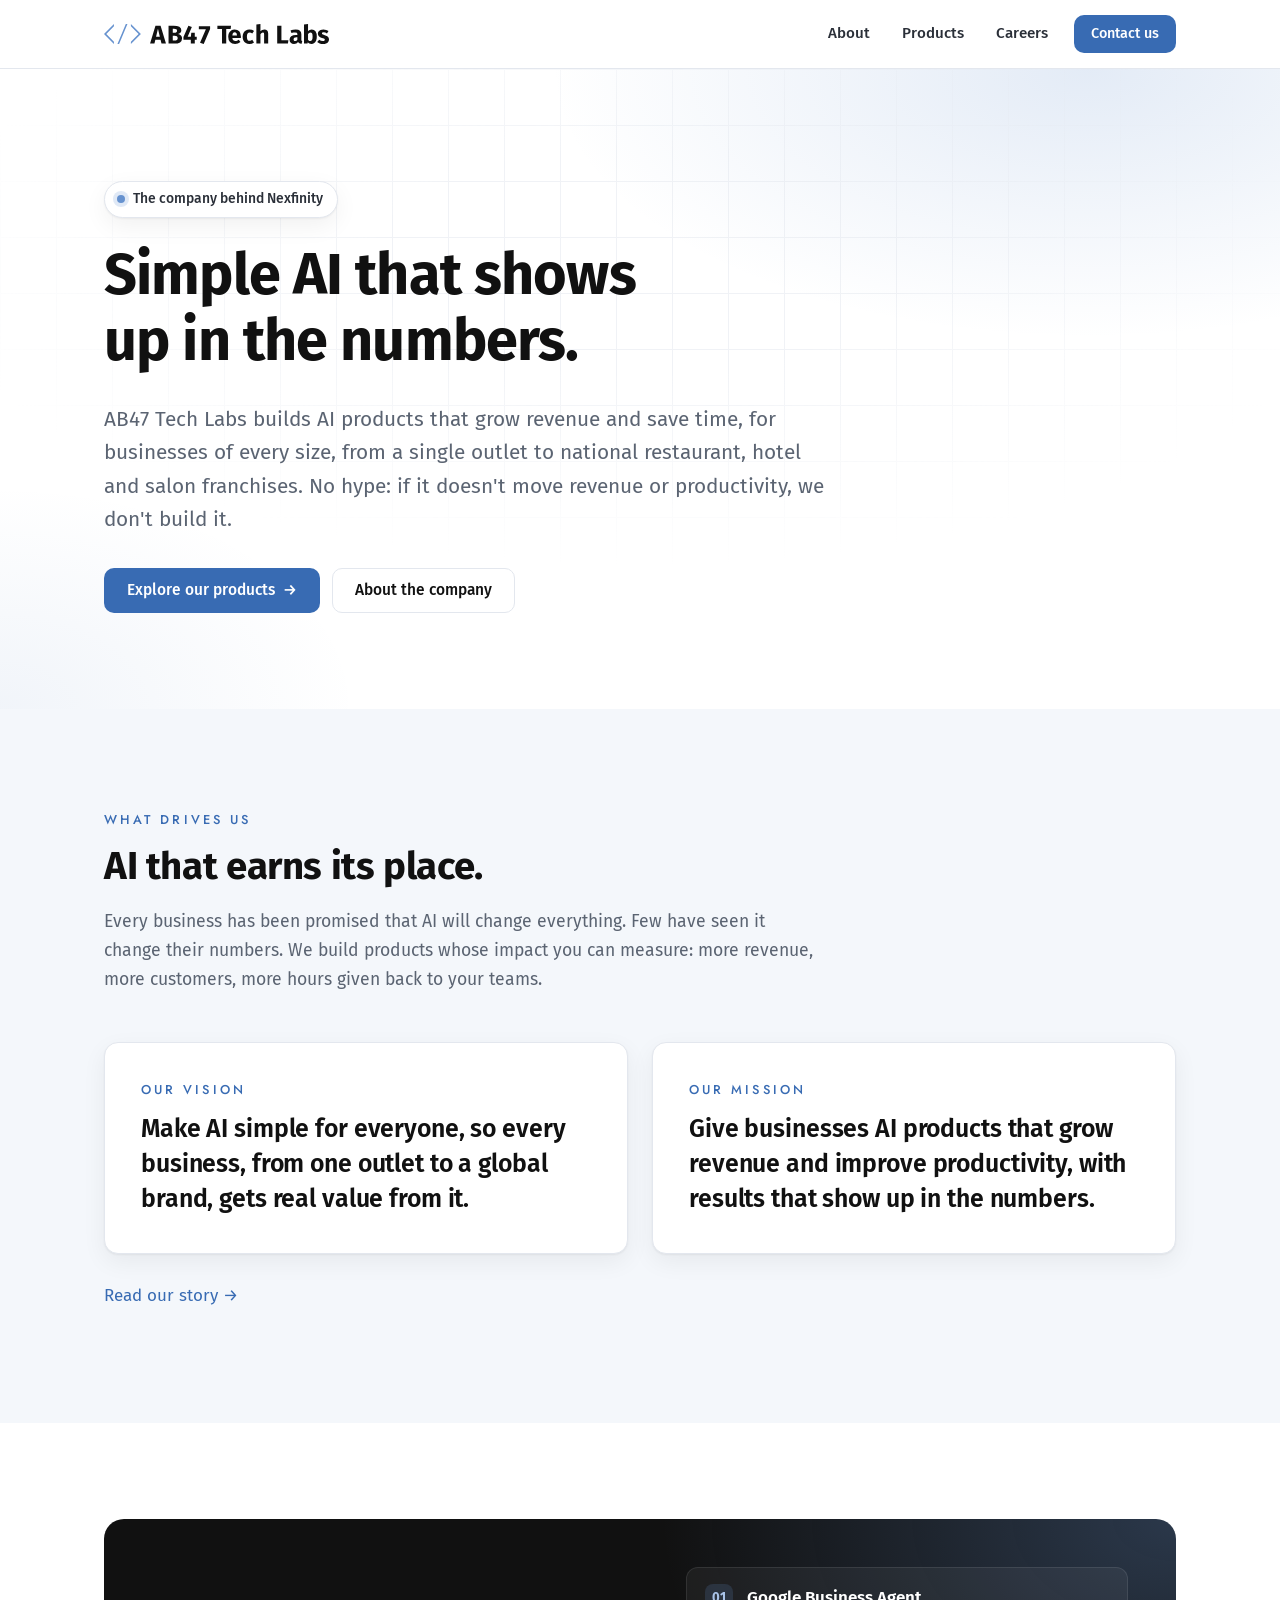
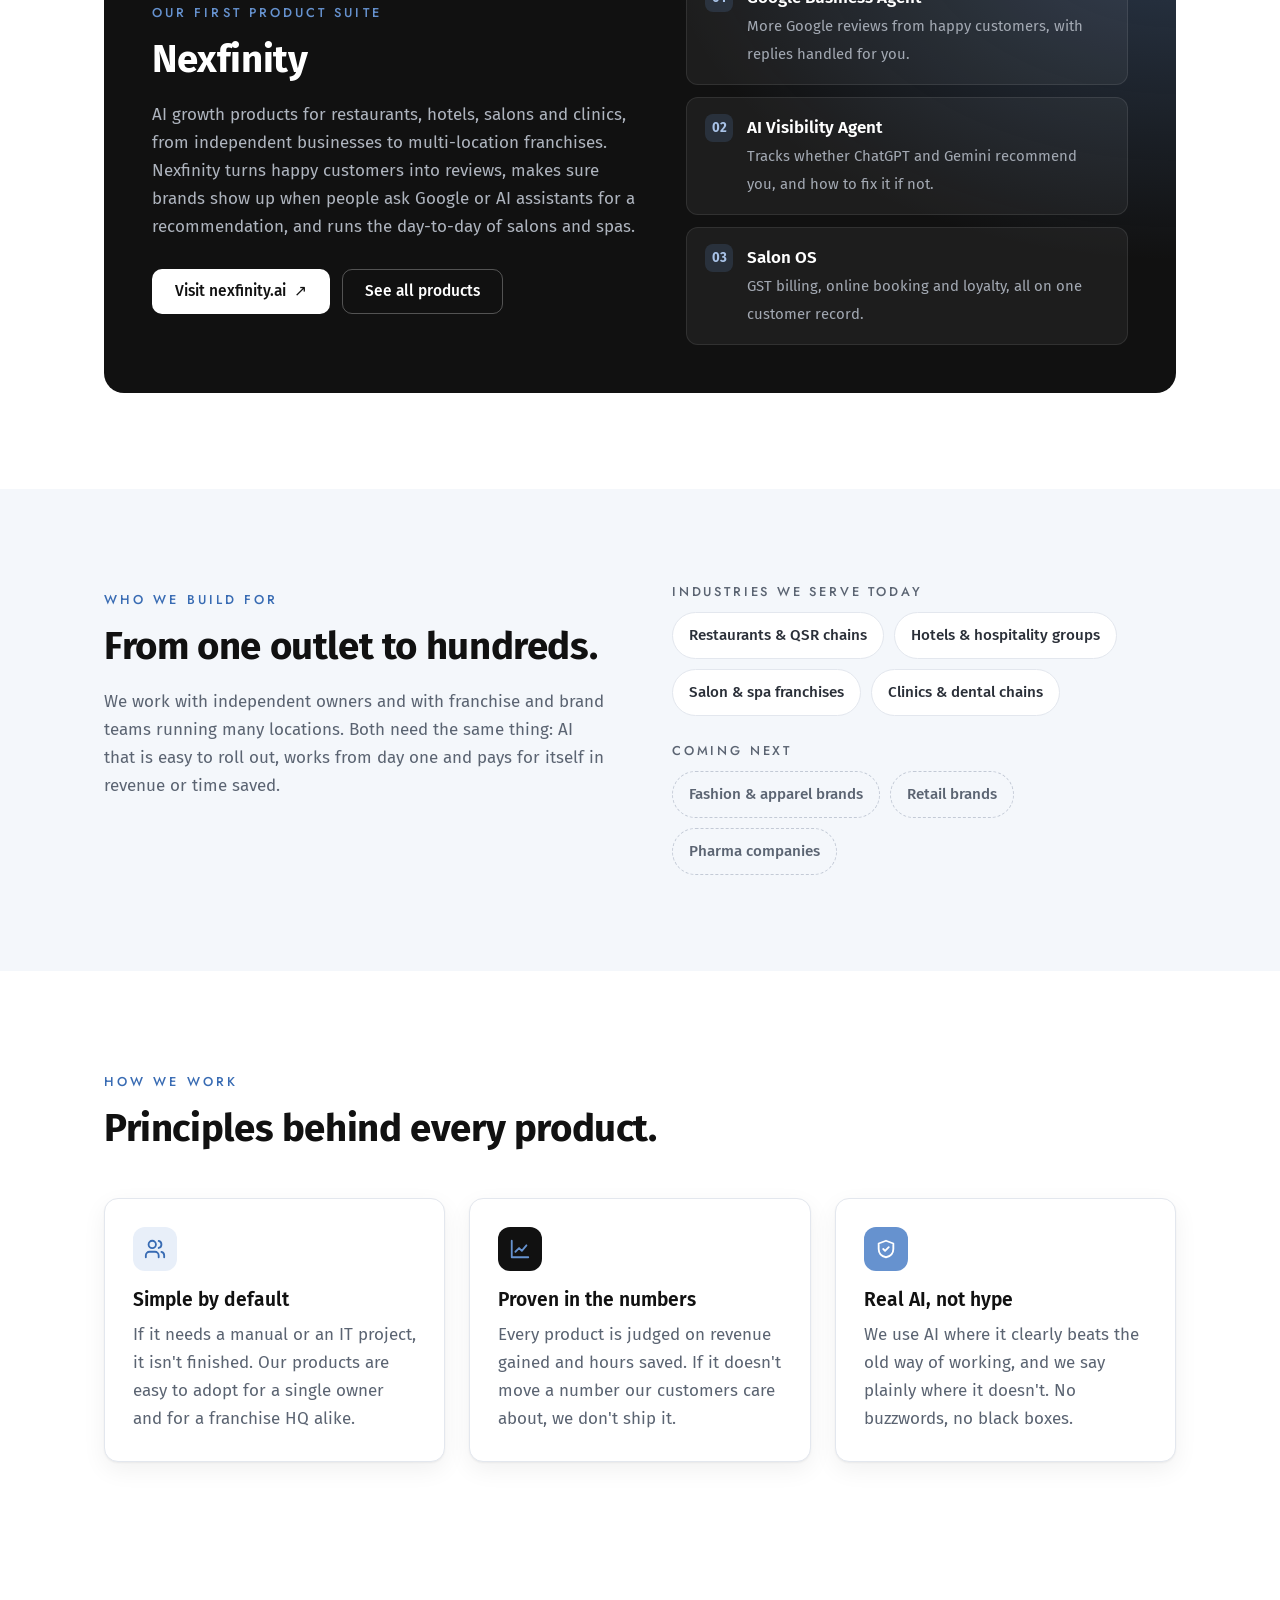
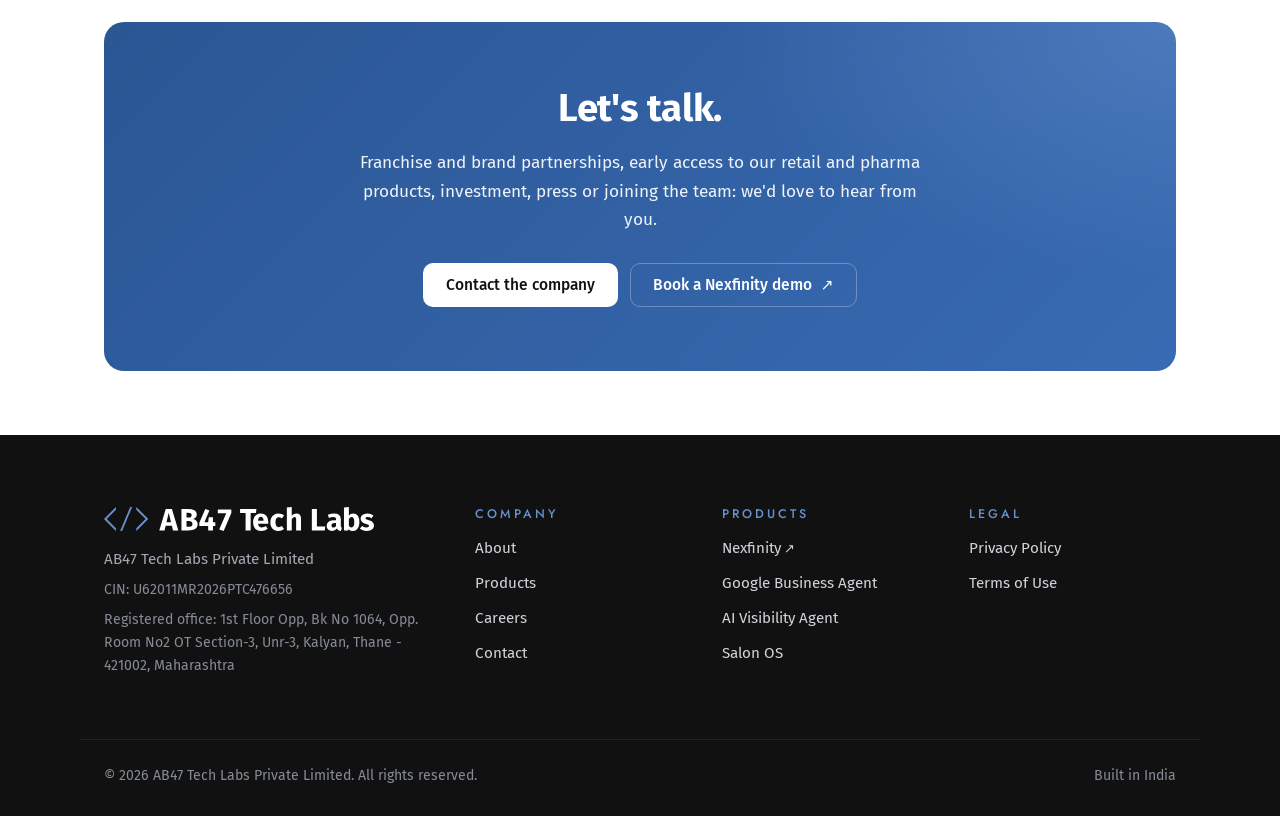
<file: index.html>
<!doctype html>
<html lang="en">
<head>
  <meta charset="utf-8">
  <meta name="viewport" content="width=device-width, initial-scale=1">
  <title>AB47 Tech Labs — Simple AI that shows up in the numbers</title>
  <meta name="description" content="AB47 Tech Labs Private Limited builds simple AI products that grow revenue and save time for businesses of every size, from independent outlets to large restaurant, hotel, salon and retail franchises. The company behind Nexfinity.">
  <link rel="canonical" href="https://ab47techlabs.com/">
  <meta property="og:type" content="website">
  <meta property="og:site_name" content="AB47 Tech Labs">
  <meta property="og:title" content="AB47 Tech Labs — Simple AI that shows up in the numbers">
  <meta property="og:description" content="AI products that grow revenue and save time, for businesses from a single outlet to national franchises and brands.">
  <meta property="og:url" content="https://ab47techlabs.com/">
  <meta property="og:image" content="https://ab47techlabs.com/assets/img/og-image.png">
  <meta property="og:image:width" content="1200">
  <meta property="og:image:height" content="630">
  <meta property="og:image:alt" content="AB47 Tech Labs — AI that pays off">
  <meta name="twitter:card" content="summary_large_image">
  <meta name="theme-color" content="#ffffff">
  <link rel="icon" href="favicon.ico" sizes="48x48">
  <link rel="icon" href="favicon.svg" type="image/svg+xml">
  <link rel="apple-touch-icon" href="apple-touch-icon.png">
  <link rel="manifest" href="site.webmanifest">
  <link rel="preconnect" href="https://fonts.googleapis.com">
  <link rel="preconnect" href="https://fonts.gstatic.com" crossorigin>
  <link href="https://fonts.googleapis.com/css2?family=Fira+Sans:ital,wght@0,400;0,500;0,600;0,700;1,400&family=Jost:wght@500&display=swap" rel="stylesheet">
  <link rel="stylesheet" href="assets/css/styles.css">
  <script type="application/ld+json">
  {
    "@context": "https://schema.org",
    "@type": "Organization",
    "name": "AB47 Tech Labs",
    "legalName": "AB47 Tech Labs Private Limited",
    "url": "https://ab47techlabs.com/",
    "logo": "https://ab47techlabs.com/assets/img/logo.png",
    "brand": { "@type": "Brand", "name": "Nexfinity", "url": "https://nexfinity.ai/" }
  }
  </script>
</head>
<body>
  <a class="skip-link" href="#main">Skip to content</a>

  <header class="site-header">
    <div class="container nav">
      <a class="brand" href="index.html" aria-label="AB47 Tech Labs home">
        <img class="brand-logo" src="assets/img/logo.svg" alt="AB47 Tech Labs" width="225" height="20">
      </a>
      <button class="nav-toggle" type="button" aria-expanded="false" aria-controls="nav-menu" aria-label="Open menu"><span></span></button>
      <nav id="nav-menu" class="nav-menu" aria-label="Main">
        <ul>
          <li><a href="about.html">About</a></li>
          <li><a href="products.html">Products</a></li>
          <li><a href="careers.html">Careers</a></li>
          <li class="nav-cta"><a class="btn btn-primary btn-sm" href="contact.html">Contact us</a></li>
        </ul>
      </nav>
    </div>
  </header>

  <main id="main">
    <!-- Hero -->
    <section class="hero">
      <div class="hero-grid-bg" aria-hidden="true"></div>
      <div class="container">
        <span class="hero-badge"><span class="dot" aria-hidden="true"></span>The company behind Nexfinity</span>
        <h1>Simple AI that shows up in the numbers.</h1>
        <p class="lead">AB47 Tech Labs builds AI products that grow revenue and save time, for businesses of every size, from a single outlet to national restaurant, hotel and salon franchises. No hype: if it doesn't move revenue or productivity, we don't build it.</p>
        <div class="btn-row">
          <a class="btn btn-primary" href="products.html">Explore our products <span class="arrow" aria-hidden="true">→</span></a>
          <a class="btn btn-secondary" href="about.html">About the company</a>
        </div>
      </div>
    </section>

    <!-- Vision & mission -->
    <section class="section section-alt">
      <div class="container">
        <div class="section-head">
          <span class="eyebrow">What drives us</span>
          <h2>AI that earns its place.</h2>
          <p>Every business has been promised that AI will change everything. Few have seen it change their numbers. We build products whose impact you can measure: more revenue, more customers, more hours given back to your teams.</p>
        </div>
        <div class="statement">
          <div class="card">
            <div class="label">Our vision</div>
            <blockquote>Make AI simple for everyone, so every business, from one outlet to a global brand, gets real value from it.</blockquote>
          </div>
          <div class="card">
            <div class="label">Our mission</div>
            <blockquote>Give businesses AI products that grow revenue and improve productivity, with results that show up in the numbers.</blockquote>
          </div>
        </div>
        <p class="mt-0" style="margin-top:28px"><a href="about.html">Read our story <span aria-hidden="true">→</span></a></p>
      </div>
    </section>

    <!-- Nexfinity -->
    <section class="section">
      <div class="container">
        <div class="brand-band">
          <div>
            <span class="eyebrow">Our first product suite</span>
            <h2>Nexfinity</h2>
            <p>AI growth products for restaurants, hotels, salons and clinics, from independent businesses to multi-location franchises. Nexfinity turns happy customers into reviews, makes sure brands show up when people ask Google or AI assistants for a recommendation, and runs the day-to-day of salons and spas.</p>
            <div class="btn-row" style="margin-top:28px">
              <a class="btn btn-light" href="https://nexfinity.ai/" rel="noopener">Visit nexfinity.ai <span class="arrow" aria-hidden="true">↗</span></a>
              <a class="btn btn-ghost-light" href="products.html">See all products</a>
            </div>
          </div>
          <div class="mini-list">
            <div class="mini">
              <span class="num">01</span>
              <div><strong>Google Business Agent</strong><span>More Google reviews from happy customers, with replies handled for you.</span></div>
            </div>
            <div class="mini">
              <span class="num">02</span>
              <div><strong>AI Visibility Agent</strong><span>Tracks whether ChatGPT and Gemini recommend you, and how to fix it if not.</span></div>
            </div>
            <div class="mini">
              <span class="num">03</span>
              <div><strong>Salon OS</strong><span>GST billing, online booking and loyalty, all on one customer record.</span></div>
            </div>
          </div>
        </div>
      </div>
    </section>

    <!-- Who we serve -->
    <section class="section section-alt">
      <div class="container split">
        <div>
          <span class="eyebrow">Who we build for</span>
          <h2>From one outlet to hundreds.</h2>
          <p class="muted">We work with independent owners and with franchise and brand teams running many locations. Both need the same thing: AI that is easy to roll out, works from day one and pays for itself in revenue or time saved.</p>
        </div>
        <div>
          <h3 class="chip-group-title">Industries we serve today</h3>
          <div class="chips" aria-label="Industries we serve today">
            <span class="chip">Restaurants &amp; QSR chains</span>
            <span class="chip">Hotels &amp; hospitality groups</span>
            <span class="chip">Salon &amp; spa franchises</span>
            <span class="chip">Clinics &amp; dental chains</span>
          </div>
          <h3 class="chip-group-title">Coming next</h3>
          <div class="chips" aria-label="Industries coming next">
            <span class="chip chip-soon">Fashion &amp; apparel brands</span>
            <span class="chip chip-soon">Retail brands</span>
            <span class="chip chip-soon">Pharma companies</span>
          </div>
        </div>
      </div>
    </section>

    <!-- Principles -->
    <section class="section">
      <div class="container">
        <div class="section-head">
          <span class="eyebrow">How we work</span>
          <h2>Principles behind every product.</h2>
        </div>
        <div class="grid grid-3">
          <div class="card">
            <div class="icon-chip"><svg viewBox="0 0 24 24" fill="none" stroke="currentColor" stroke-width="2" stroke-linecap="round" stroke-linejoin="round" aria-hidden="true"><path d="M16 21v-2a4 4 0 0 0-4-4H6a4 4 0 0 0-4 4v2"/><circle cx="9" cy="7" r="4"/><path d="M22 21v-2a4 4 0 0 0-3-3.87M16 3.13a4 4 0 0 1 0 7.75"/></svg></div>
            <h3>Simple by default</h3>
            <p>If it needs a manual or an IT project, it isn't finished. Our products are easy to adopt for a single owner and for a franchise HQ alike.</p>
          </div>
          <div class="card">
            <div class="icon-chip green"><svg viewBox="0 0 24 24" fill="none" stroke="currentColor" stroke-width="2" stroke-linecap="round" stroke-linejoin="round" aria-hidden="true"><path d="M3 3v18h18"/><path d="M7 15l4-4 3 3 5-6"/></svg></div>
            <h3>Proven in the numbers</h3>
            <p>Every product is judged on revenue gained and hours saved. If it doesn't move a number our customers care about, we don't ship it.</p>
          </div>
          <div class="card">
            <div class="icon-chip amber"><svg viewBox="0 0 24 24" fill="none" stroke="currentColor" stroke-width="2" stroke-linecap="round" stroke-linejoin="round" aria-hidden="true"><path d="M12 3l8 3v6c0 5-3.5 8-8 9-4.5-1-8-4-8-9V6z"/><path d="M9 12l2 2 4-4"/></svg></div>
            <h3>Real AI, not hype</h3>
            <p>We use AI where it clearly beats the old way of working, and we say plainly where it doesn't. No buzzwords, no black boxes.</p>
          </div>
        </div>
      </div>
    </section>

    <!-- CTA -->
    <section class="section-sm">
      <div class="container">
        <div class="cta">
          <h2>Let's talk.</h2>
          <p>Franchise and brand partnerships, early access to our retail and pharma products, investment, press or joining the team: we'd love to hear from you.</p>
          <div class="btn-row">
            <a class="btn btn-light" href="contact.html">Contact the company</a>
            <a class="btn btn-ghost-light" href="https://nexfinity.ai/contact" rel="noopener">Book a Nexfinity demo <span class="arrow" aria-hidden="true">↗</span></a>
          </div>
        </div>
      </div>
    </section>
  </main>

  <footer class="site-footer">
    <div class="container footer-grid">
      <div class="footer-brand">
        <a class="brand" href="index.html"><img class="brand-logo" src="assets/img/logo-reverse.svg" alt="AB47 Tech Labs" width="270" height="24"></a>
        <p>AB47 Tech Labs Private Limited</p>
        <p class="legal-line">CIN: U62011MR2026PTC476656</p>
        <p class="legal-line">Registered office: 1st Floor Opp, Bk No 1064, Opp. Room No2 OT Section-3, Unr-3, Kalyan, Thane - 421002, Maharashtra</p>
      </div>
      <div>
        <h4>Company</h4>
        <ul>
          <li><a href="about.html">About</a></li>
          <li><a href="products.html">Products</a></li>
          <li><a href="careers.html">Careers</a></li>
          <li><a href="contact.html">Contact</a></li>
        </ul>
      </div>
      <div>
        <h4>Products</h4>
        <ul>
          <li><a class="ext" href="https://nexfinity.ai/" rel="noopener">Nexfinity</a></li>
          <li><a href="https://nexfinity.ai/google-business-agent" rel="noopener">Google Business Agent</a></li>
          <li><a href="https://nexfinity.ai/ai-visibility-agent" rel="noopener">AI Visibility Agent</a></li>
          <li><a href="https://nexfinity.ai/salon-os" rel="noopener">Salon OS</a></li>
        </ul>
      </div>
      <div>
        <h4>Legal</h4>
        <ul>
          <li><a href="privacy.html">Privacy Policy</a></li>
          <li><a href="terms.html">Terms of Use</a></li>
        </ul>
      </div>
    </div>
    <div class="container footer-bottom">
      <span>© <span id="year">2026</span> AB47 Tech Labs Private Limited. All rights reserved.</span>
      <span>Built in India</span>
    </div>
  </footer>

  <script src="assets/js/main.js" defer></script>
</body>
</html>
</file>
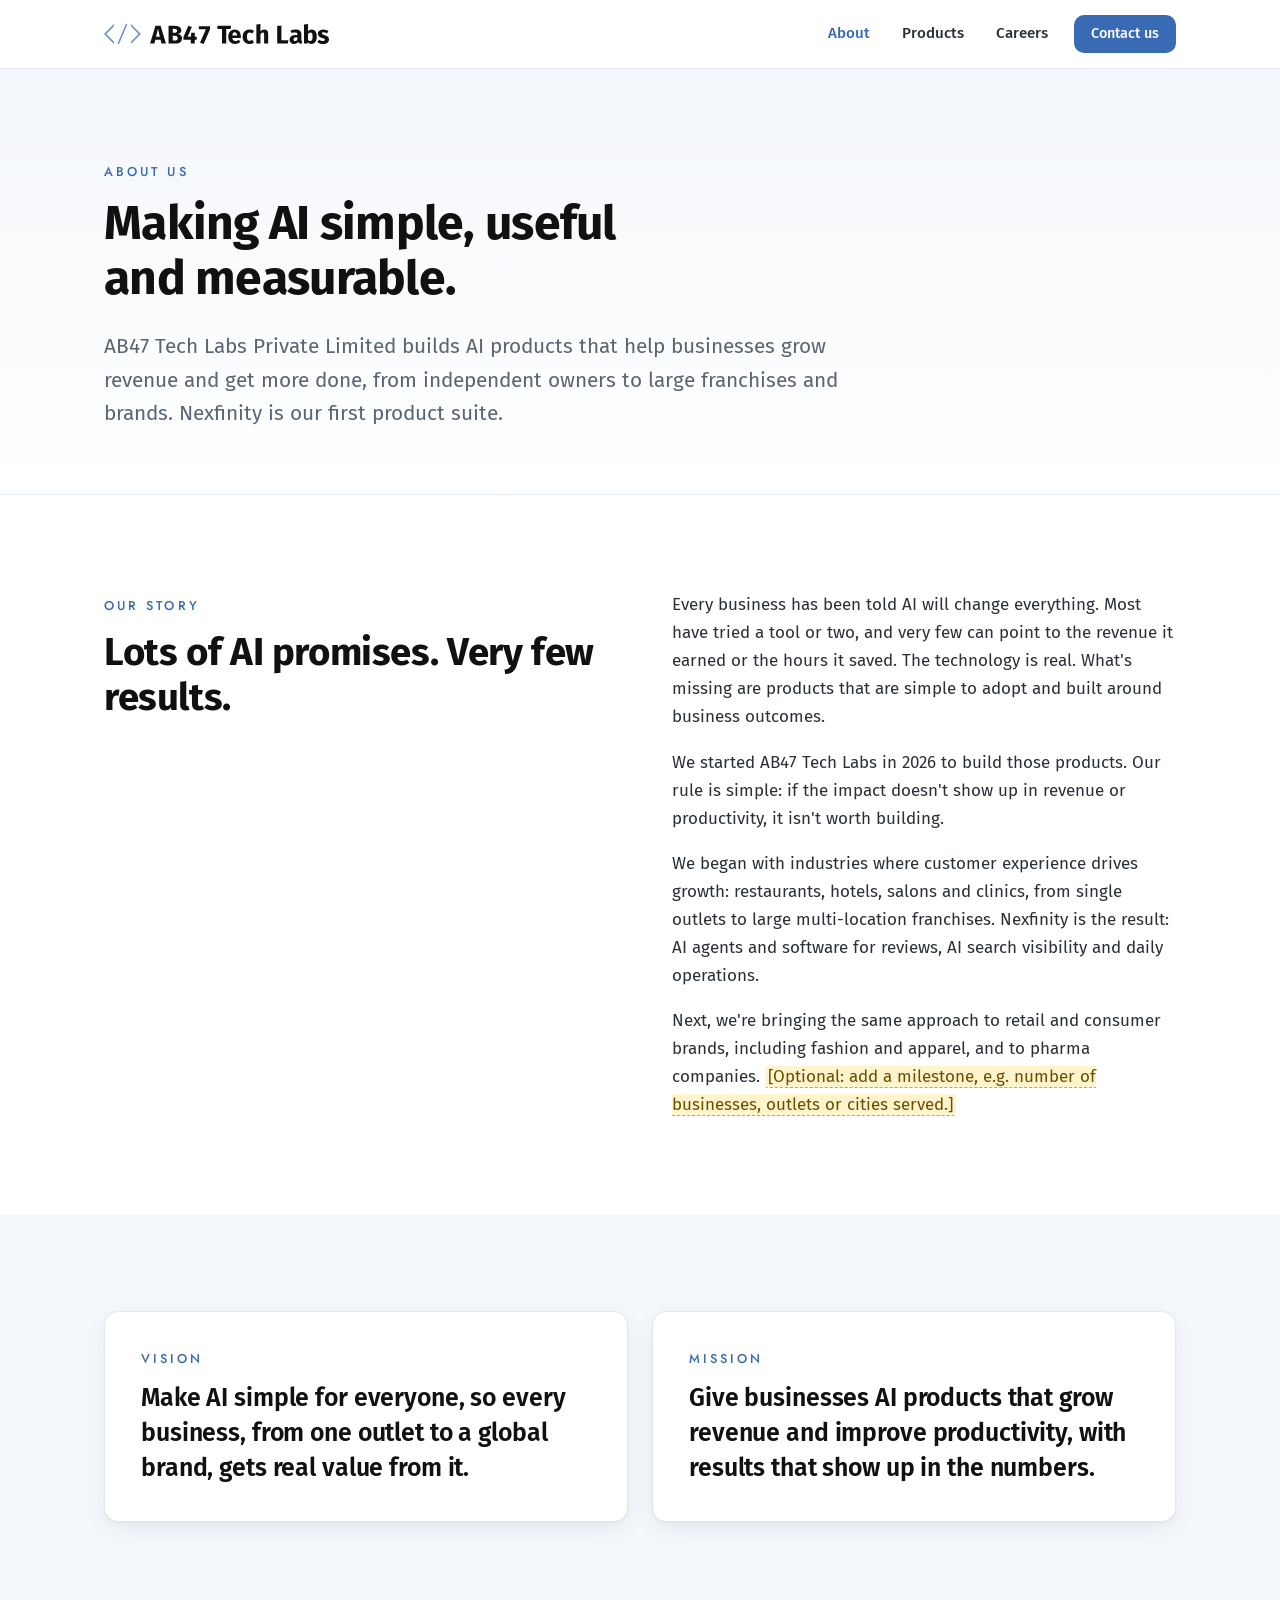
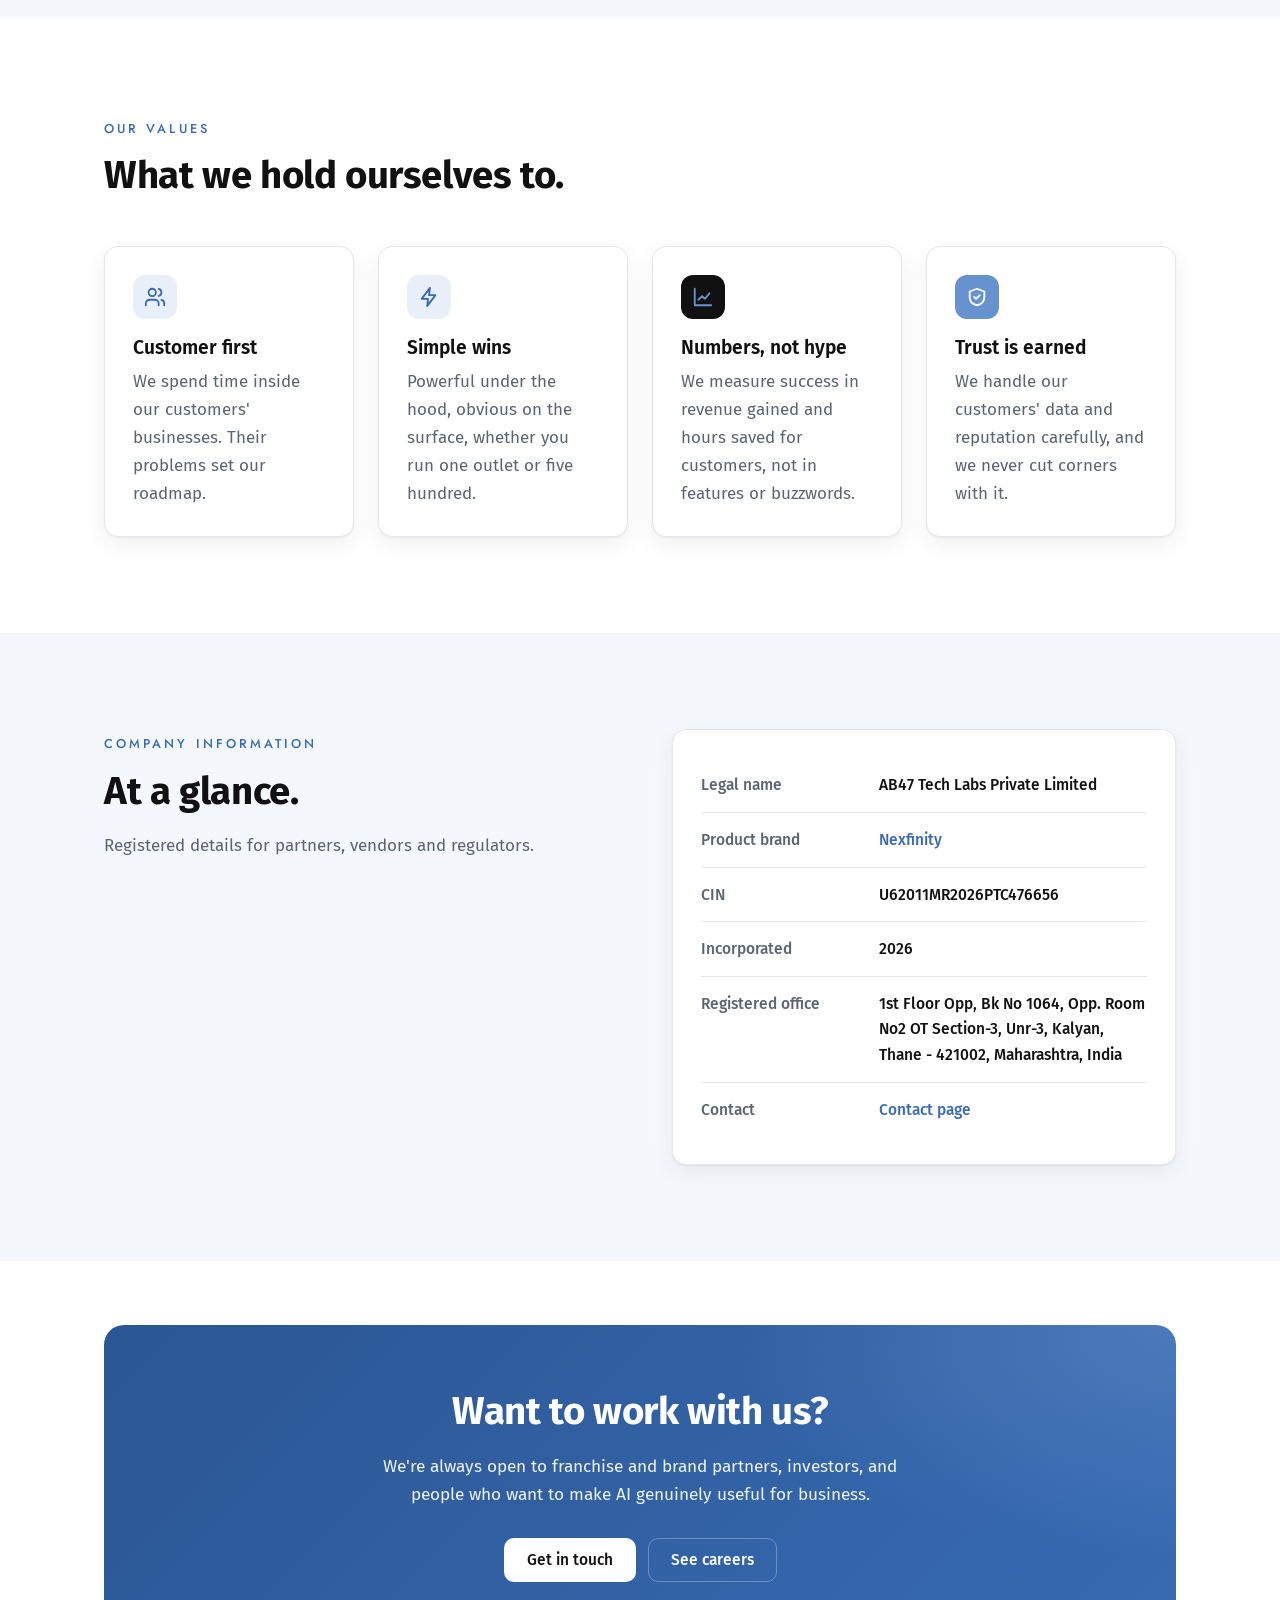
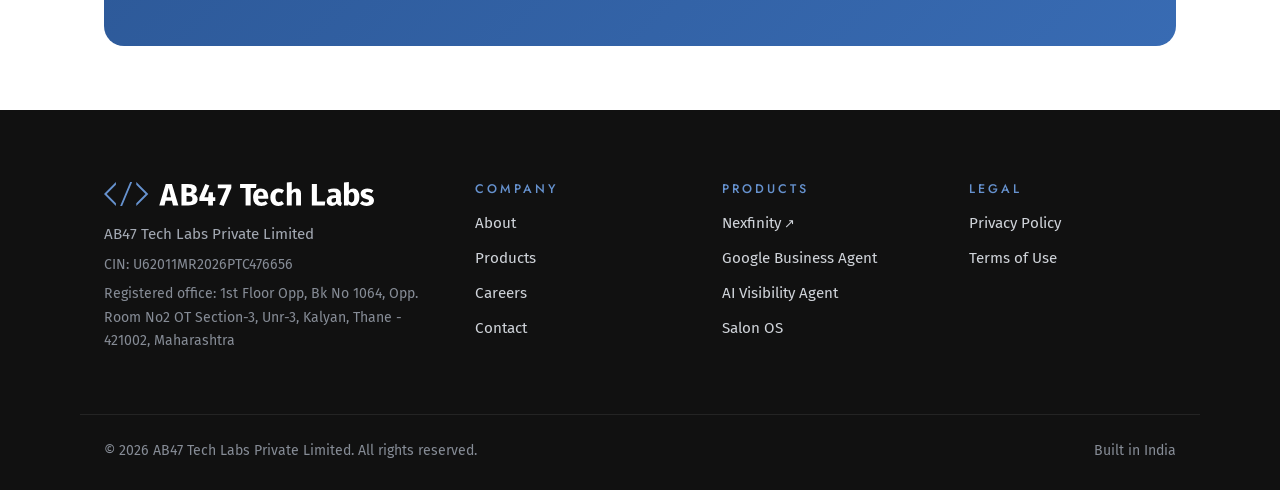
<file: about.html>
<!doctype html>
<html lang="en">
<head>
  <meta charset="utf-8">
  <meta name="viewport" content="width=device-width, initial-scale=1">
  <title>About — AB47 Tech Labs</title>
  <meta name="description" content="Our story, vision, mission and values. AB47 Tech Labs Private Limited makes AI simple and measurable for businesses of every size, from independent outlets to large franchises and brands.">
  <link rel="canonical" href="https://ab47techlabs.com/about.html">
  <meta property="og:title" content="About AB47 Tech Labs">
  <meta property="og:description" content="Making AI simple for everyone, with results that show up in revenue and productivity.">
  <meta name="theme-color" content="#ffffff">
  <link rel="icon" href="favicon.ico" sizes="48x48">
  <link rel="icon" href="favicon.svg" type="image/svg+xml">
  <link rel="apple-touch-icon" href="apple-touch-icon.png">
  <link rel="manifest" href="site.webmanifest">
  <link rel="preconnect" href="https://fonts.googleapis.com">
  <link rel="preconnect" href="https://fonts.gstatic.com" crossorigin>
  <link href="https://fonts.googleapis.com/css2?family=Fira+Sans:ital,wght@0,400;0,500;0,600;0,700;1,400&family=Jost:wght@500&display=swap" rel="stylesheet">
  <link rel="stylesheet" href="assets/css/styles.css">
</head>
<body>
  <a class="skip-link" href="#main">Skip to content</a>

  <header class="site-header">
    <div class="container nav">
      <a class="brand" href="index.html" aria-label="AB47 Tech Labs home">
        <img class="brand-logo" src="assets/img/logo.svg" alt="AB47 Tech Labs" width="225" height="20">
      </a>
      <button class="nav-toggle" type="button" aria-expanded="false" aria-controls="nav-menu" aria-label="Open menu"><span></span></button>
      <nav id="nav-menu" class="nav-menu" aria-label="Main">
        <ul>
          <li><a href="about.html" aria-current="page">About</a></li>
          <li><a href="products.html">Products</a></li>
          <li><a href="careers.html">Careers</a></li>
          <li class="nav-cta"><a class="btn btn-primary btn-sm" href="contact.html">Contact us</a></li>
        </ul>
      </nav>
    </div>
  </header>

  <main id="main">
    <section class="page-hero">
      <div class="container">
        <span class="eyebrow">About us</span>
        <h1>Making AI simple, useful and measurable.</h1>
        <p class="lead">AB47 Tech Labs Private Limited builds AI products that help businesses grow revenue and get more done, from independent owners to large franchises and brands. Nexfinity is our first product suite.</p>
      </div>
    </section>

    <!-- Story -->
    <section class="section">
      <div class="container split">
        <div>
          <span class="eyebrow">Our story</span>
          <h2>Lots of AI promises. Very few results.</h2>
        </div>
        <div>
          <p>Every business has been told AI will change everything. Most have tried a tool or two, and very few can point to the revenue it earned or the hours it saved. The technology is real. What's missing are products that are simple to adopt and built around business outcomes.</p>
          <p>We started AB47 Tech Labs in 2026 to build those products. Our rule is simple: if the impact doesn't show up in revenue or productivity, it isn't worth building.</p>
          <p>We began with industries where customer experience drives growth: restaurants, hotels, salons and clinics, from single outlets to large multi-location franchises. Nexfinity is the result: AI agents and software for reviews, AI search visibility and daily operations.</p>
          <p class="mb-0">Next, we're bringing the same approach to retail and consumer brands, including fashion and apparel, and to pharma companies. <span class="ph">[Optional: add a milestone, e.g. number of businesses, outlets or cities served.]</span></p>
        </div>
      </div>
    </section>

    <!-- Vision & mission -->
    <section class="section section-alt">
      <div class="container">
        <div class="statement">
          <div class="card">
            <div class="label">Vision</div>
            <blockquote>Make AI simple for everyone, so every business, from one outlet to a global brand, gets real value from it.</blockquote>
          </div>
          <div class="card">
            <div class="label">Mission</div>
            <blockquote>Give businesses AI products that grow revenue and improve productivity, with results that show up in the numbers.</blockquote>
          </div>
        </div>
      </div>
    </section>

    <!-- Values -->
    <section class="section">
      <div class="container">
        <div class="section-head">
          <span class="eyebrow">Our values</span>
          <h2>What we hold ourselves to.</h2>
        </div>
        <div class="grid grid-4">
          <div class="card">
            <div class="icon-chip"><svg viewBox="0 0 24 24" fill="none" stroke="currentColor" stroke-width="2" stroke-linecap="round" stroke-linejoin="round" aria-hidden="true"><path d="M16 21v-2a4 4 0 0 0-4-4H6a4 4 0 0 0-4 4v2"/><circle cx="9" cy="7" r="4"/><path d="M22 21v-2a4 4 0 0 0-3-3.87M16 3.13a4 4 0 0 1 0 7.75"/></svg></div>
            <h3>Customer first</h3>
            <p>We spend time inside our customers' businesses. Their problems set our roadmap.</p>
          </div>
          <div class="card">
            <div class="icon-chip"><svg viewBox="0 0 24 24" fill="none" stroke="currentColor" stroke-width="2" stroke-linecap="round" stroke-linejoin="round" aria-hidden="true"><path d="M13 2L4 14h7l-1 8 9-12h-7z"/></svg></div>
            <h3>Simple wins</h3>
            <p>Powerful under the hood, obvious on the surface, whether you run one outlet or five hundred.</p>
          </div>
          <div class="card">
            <div class="icon-chip green"><svg viewBox="0 0 24 24" fill="none" stroke="currentColor" stroke-width="2" stroke-linecap="round" stroke-linejoin="round" aria-hidden="true"><path d="M3 3v18h18"/><path d="M7 15l4-4 3 3 5-6"/></svg></div>
            <h3>Numbers, not hype</h3>
            <p>We measure success in revenue gained and hours saved for customers, not in features or buzzwords.</p>
          </div>
          <div class="card">
            <div class="icon-chip amber"><svg viewBox="0 0 24 24" fill="none" stroke="currentColor" stroke-width="2" stroke-linecap="round" stroke-linejoin="round" aria-hidden="true"><path d="M12 3l8 3v6c0 5-3.5 8-8 9-4.5-1-8-4-8-9V6z"/><path d="M9 12l2 2 4-4"/></svg></div>
            <h3>Trust is earned</h3>
            <p>We handle our customers' data and reputation carefully, and we never cut corners with it.</p>
          </div>
        </div>
      </div>
    </section>


    <!-- Company facts -->
    <section class="section section-alt">
      <div class="container split">
        <div>
          <span class="eyebrow">Company information</span>
          <h2>At a glance.</h2>
          <p class="muted">Registered details for partners, vendors and regulators.</p>
        </div>
        <div class="card">
          <table class="facts">
            <tbody>
              <tr><th scope="row">Legal name</th><td>AB47 Tech Labs Private Limited</td></tr>
              <tr><th scope="row">Product brand</th><td><a href="https://nexfinity.ai/" rel="noopener">Nexfinity</a></td></tr>
              <tr><th scope="row">CIN</th><td>U62011MR2026PTC476656</td></tr>
              <tr><th scope="row">Incorporated</th><td>2026</td></tr>
              <tr><th scope="row">Registered office</th><td>1st Floor Opp, Bk No 1064, Opp. Room No2 OT Section-3, Unr-3, Kalyan, Thane - 421002, Maharashtra, India</td></tr>
              <tr><th scope="row">Contact</th><td><a href="contact.html">Contact page</a></td></tr>
            </tbody>
          </table>
        </div>
      </div>
    </section>

    <section class="section-sm">
      <div class="container">
        <div class="cta">
          <h2>Want to work with us?</h2>
          <p>We're always open to franchise and brand partners, investors, and people who want to make AI genuinely useful for business.</p>
          <div class="btn-row">
            <a class="btn btn-light" href="contact.html">Get in touch</a>
            <a class="btn btn-ghost-light" href="careers.html">See careers</a>
          </div>
        </div>
      </div>
    </section>
  </main>

  <footer class="site-footer">
    <div class="container footer-grid">
      <div class="footer-brand">
        <a class="brand" href="index.html"><img class="brand-logo" src="assets/img/logo-reverse.svg" alt="AB47 Tech Labs" width="270" height="24"></a>
        <p>AB47 Tech Labs Private Limited</p>
        <p class="legal-line">CIN: U62011MR2026PTC476656</p>
        <p class="legal-line">Registered office: 1st Floor Opp, Bk No 1064, Opp. Room No2 OT Section-3, Unr-3, Kalyan, Thane - 421002, Maharashtra</p>
      </div>
      <div>
        <h4>Company</h4>
        <ul>
          <li><a href="about.html">About</a></li>
          <li><a href="products.html">Products</a></li>
          <li><a href="careers.html">Careers</a></li>
          <li><a href="contact.html">Contact</a></li>
        </ul>
      </div>
      <div>
        <h4>Products</h4>
        <ul>
          <li><a class="ext" href="https://nexfinity.ai/" rel="noopener">Nexfinity</a></li>
          <li><a href="https://nexfinity.ai/google-business-agent" rel="noopener">Google Business Agent</a></li>
          <li><a href="https://nexfinity.ai/ai-visibility-agent" rel="noopener">AI Visibility Agent</a></li>
          <li><a href="https://nexfinity.ai/salon-os" rel="noopener">Salon OS</a></li>
        </ul>
      </div>
      <div>
        <h4>Legal</h4>
        <ul>
          <li><a href="privacy.html">Privacy Policy</a></li>
          <li><a href="terms.html">Terms of Use</a></li>
        </ul>
      </div>
    </div>
    <div class="container footer-bottom">
      <span>© <span id="year">2026</span> AB47 Tech Labs Private Limited. All rights reserved.</span>
      <span>Built in India</span>
    </div>
  </footer>

  <script src="assets/js/main.js" defer></script>
</body>
</html>
</file>
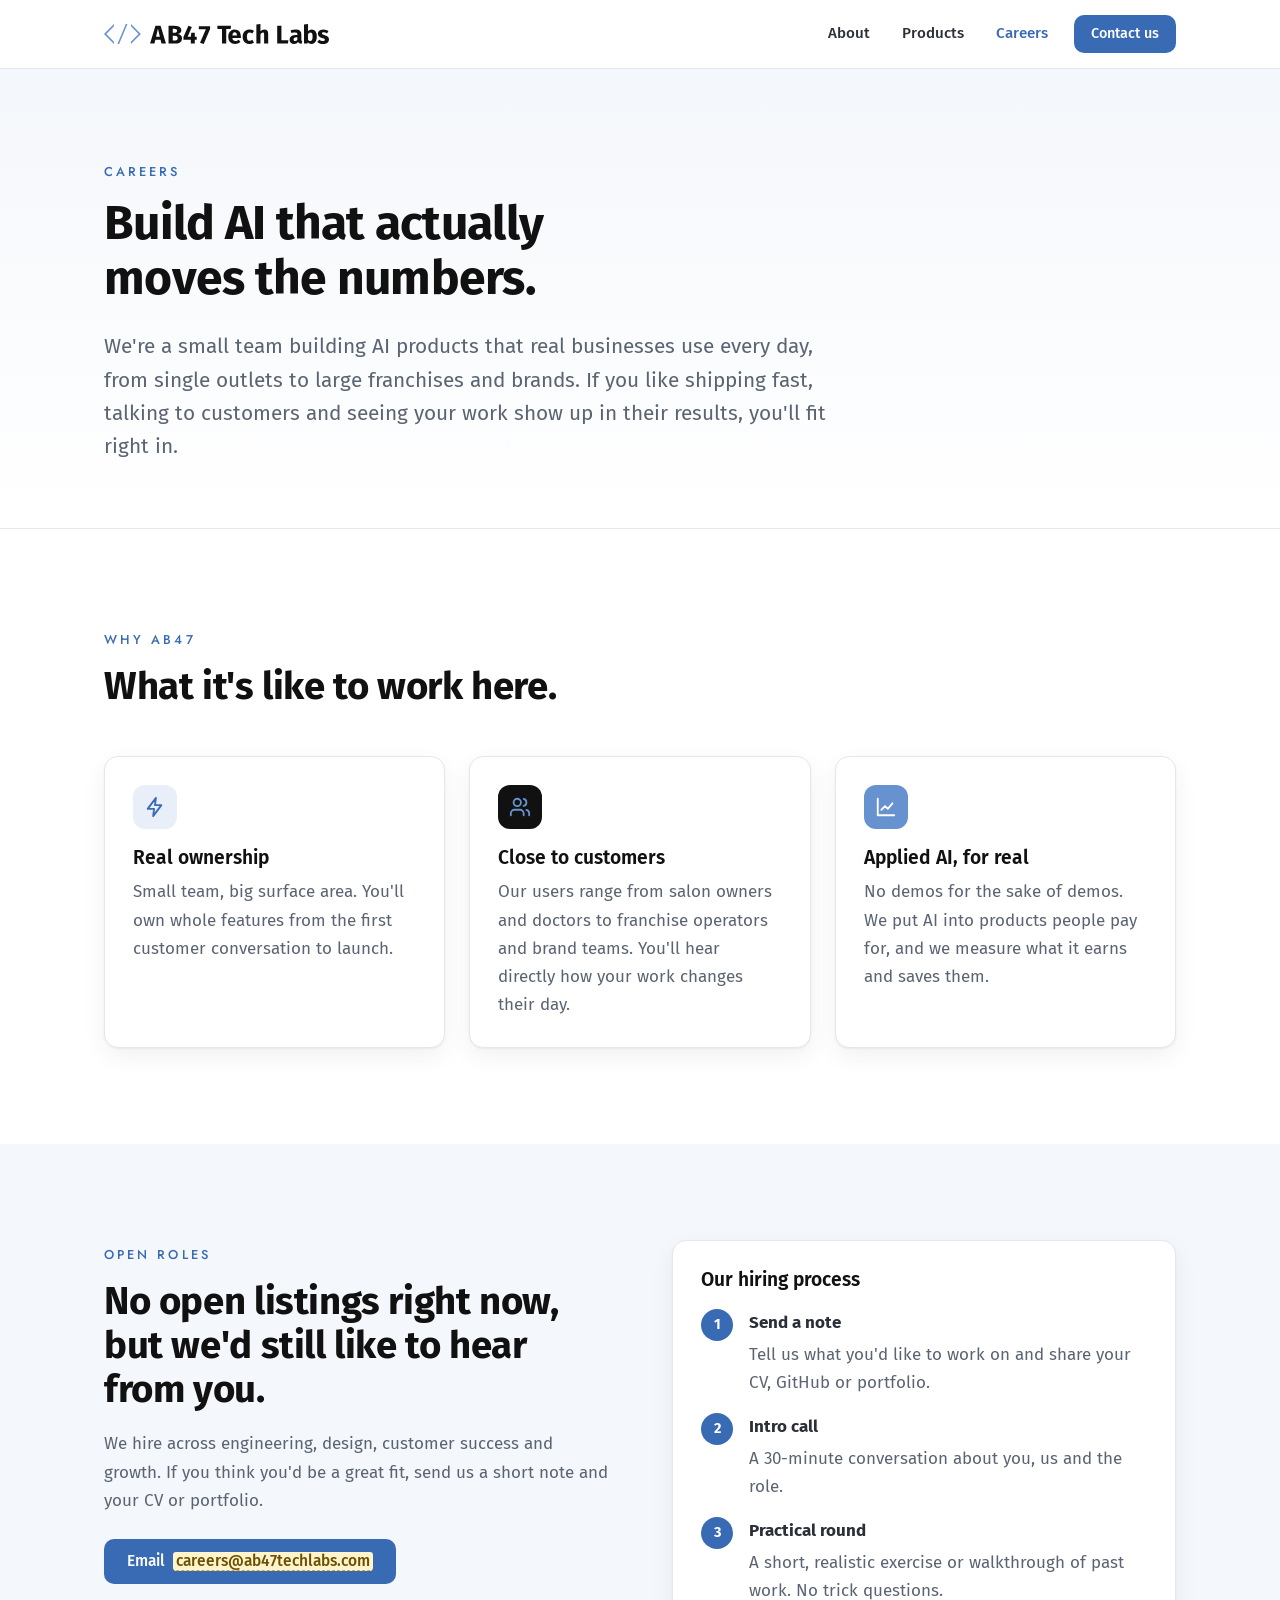
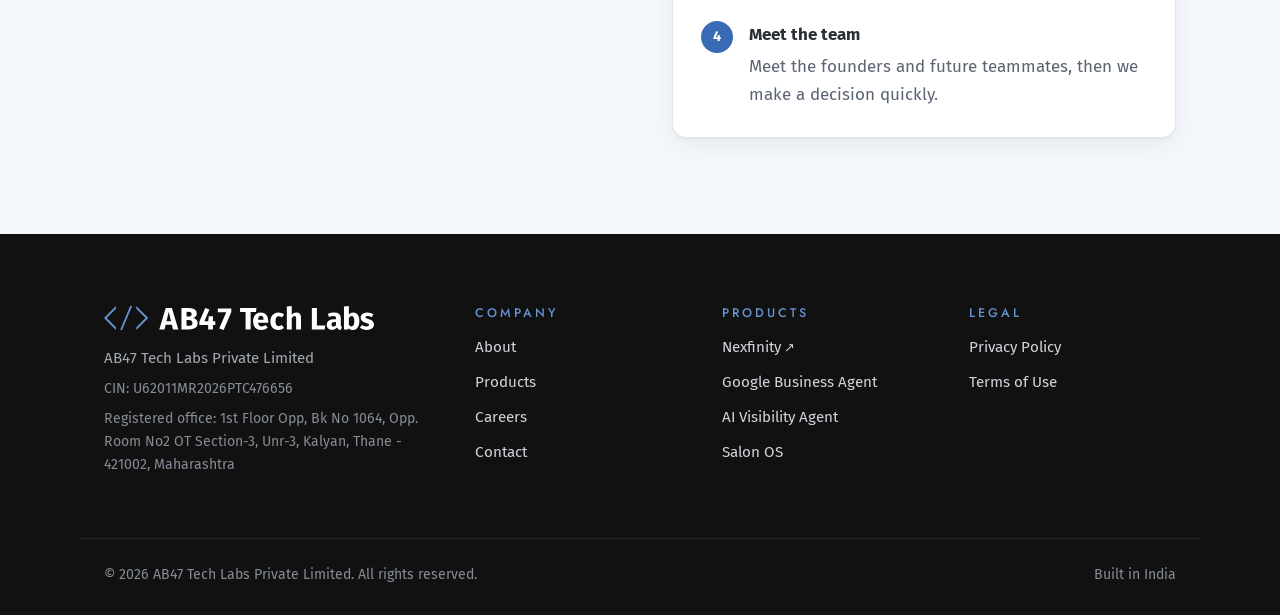
<file: careers.html>
<!doctype html>
<html lang="en">
<head>
  <meta charset="utf-8">
  <meta name="viewport" content="width=device-width, initial-scale=1">
  <title>Careers — AB47 Tech Labs</title>
  <meta name="description" content="Join AB47 Tech Labs and build simple AI products that grow revenue and save time for businesses, from independent outlets to large brands.">
  <link rel="canonical" href="https://ab47techlabs.com/careers.html">
  <meta property="og:title" content="Careers at AB47 Tech Labs">
  <meta property="og:description" content="Build AI products whose impact shows up in the numbers.">
  <meta name="theme-color" content="#ffffff">
  <link rel="icon" href="favicon.ico" sizes="48x48">
  <link rel="icon" href="favicon.svg" type="image/svg+xml">
  <link rel="apple-touch-icon" href="apple-touch-icon.png">
  <link rel="manifest" href="site.webmanifest">
  <link rel="preconnect" href="https://fonts.googleapis.com">
  <link rel="preconnect" href="https://fonts.gstatic.com" crossorigin>
  <link href="https://fonts.googleapis.com/css2?family=Fira+Sans:ital,wght@0,400;0,500;0,600;0,700;1,400&family=Jost:wght@500&display=swap" rel="stylesheet">
  <link rel="stylesheet" href="assets/css/styles.css">
</head>
<body>
  <a class="skip-link" href="#main">Skip to content</a>

  <header class="site-header">
    <div class="container nav">
      <a class="brand" href="index.html" aria-label="AB47 Tech Labs home">
        <img class="brand-logo" src="assets/img/logo.svg" alt="AB47 Tech Labs" width="225" height="20">
      </a>
      <button class="nav-toggle" type="button" aria-expanded="false" aria-controls="nav-menu" aria-label="Open menu"><span></span></button>
      <nav id="nav-menu" class="nav-menu" aria-label="Main">
        <ul>
          <li><a href="about.html">About</a></li>
          <li><a href="products.html">Products</a></li>
          <li><a href="careers.html" aria-current="page">Careers</a></li>
          <li class="nav-cta"><a class="btn btn-primary btn-sm" href="contact.html">Contact us</a></li>
        </ul>
      </nav>
    </div>
  </header>

  <main id="main">
    <section class="page-hero">
      <div class="container">
        <span class="eyebrow">Careers</span>
        <h1>Build AI that actually moves the numbers.</h1>
        <p class="lead">We're a small team building AI products that real businesses use every day, from single outlets to large franchises and brands. If you like shipping fast, talking to customers and seeing your work show up in their results, you'll fit right in.</p>
      </div>
    </section>

    <section class="section">
      <div class="container">
        <div class="section-head">
          <span class="eyebrow">Why AB47</span>
          <h2>What it's like to work here.</h2>
        </div>
        <div class="grid grid-3">
          <div class="card">
            <div class="icon-chip"><svg viewBox="0 0 24 24" fill="none" stroke="currentColor" stroke-width="2" stroke-linecap="round" stroke-linejoin="round" aria-hidden="true"><path d="M13 2L4 14h7l-1 8 9-12h-7z"/></svg></div>
            <h3>Real ownership</h3>
            <p>Small team, big surface area. You'll own whole features from the first customer conversation to launch.</p>
          </div>
          <div class="card">
            <div class="icon-chip green"><svg viewBox="0 0 24 24" fill="none" stroke="currentColor" stroke-width="2" stroke-linecap="round" stroke-linejoin="round" aria-hidden="true"><path d="M16 21v-2a4 4 0 0 0-4-4H6a4 4 0 0 0-4 4v2"/><circle cx="9" cy="7" r="4"/><path d="M22 21v-2a4 4 0 0 0-3-3.87M16 3.13a4 4 0 0 1 0 7.75"/></svg></div>
            <h3>Close to customers</h3>
            <p>Our users range from salon owners and doctors to franchise operators and brand teams. You'll hear directly how your work changes their day.</p>
          </div>
          <div class="card">
            <div class="icon-chip amber"><svg viewBox="0 0 24 24" fill="none" stroke="currentColor" stroke-width="2" stroke-linecap="round" stroke-linejoin="round" aria-hidden="true"><path d="M3 3v18h18"/><path d="M7 15l4-4 3 3 5-6"/></svg></div>
            <h3>Applied AI, for real</h3>
            <p>No demos for the sake of demos. We put AI into products people pay for, and we measure what it earns and saves them.</p>
          </div>
        </div>
      </div>
    </section>

    <section class="section section-alt" id="open-roles">
      <div class="container split">
        <div>
          <span class="eyebrow">Open roles</span>
          <h2>No open listings right now, but we'd still like to hear from you.</h2>
          <p class="muted">We hire across engineering, design, customer success and growth. If you think you'd be a great fit, send us a short note and your CV or portfolio.</p>
          <div class="btn-row" style="margin-top:24px">
            <a class="btn btn-primary" href="mailto:careers@ab47techlabs.com?subject=Joining%20AB47%20Tech%20Labs">Email <span class="ph">careers@ab47techlabs.com</span></a>
          </div>
        </div>
        <div class="card">
          <h3>Our hiring process</h3>
          <div class="steps" style="margin-top:18px">
            <div class="step"><div><strong>Send a note</strong><p>Tell us what you'd like to work on and share your CV, GitHub or portfolio.</p></div></div>
            <div class="step"><div><strong>Intro call</strong><p>A 30-minute conversation about you, us and the role.</p></div></div>
            <div class="step"><div><strong>Practical round</strong><p>A short, realistic exercise or walkthrough of past work. No trick questions.</p></div></div>
            <div class="step"><div><strong>Meet the team</strong><p>Meet the founders and future teammates, then we make a decision quickly.</p></div></div>
          </div>
        </div>
      </div>
    </section>
  </main>

  <footer class="site-footer">
    <div class="container footer-grid">
      <div class="footer-brand">
        <a class="brand" href="index.html"><img class="brand-logo" src="assets/img/logo-reverse.svg" alt="AB47 Tech Labs" width="270" height="24"></a>
        <p>AB47 Tech Labs Private Limited</p>
        <p class="legal-line">CIN: U62011MR2026PTC476656</p>
        <p class="legal-line">Registered office: 1st Floor Opp, Bk No 1064, Opp. Room No2 OT Section-3, Unr-3, Kalyan, Thane - 421002, Maharashtra</p>
      </div>
      <div>
        <h4>Company</h4>
        <ul>
          <li><a href="about.html">About</a></li>
          <li><a href="products.html">Products</a></li>
          <li><a href="careers.html">Careers</a></li>
          <li><a href="contact.html">Contact</a></li>
        </ul>
      </div>
      <div>
        <h4>Products</h4>
        <ul>
          <li><a class="ext" href="https://nexfinity.ai/" rel="noopener">Nexfinity</a></li>
          <li><a href="https://nexfinity.ai/google-business-agent" rel="noopener">Google Business Agent</a></li>
          <li><a href="https://nexfinity.ai/ai-visibility-agent" rel="noopener">AI Visibility Agent</a></li>
          <li><a href="https://nexfinity.ai/salon-os" rel="noopener">Salon OS</a></li>
        </ul>
      </div>
      <div>
        <h4>Legal</h4>
        <ul>
          <li><a href="privacy.html">Privacy Policy</a></li>
          <li><a href="terms.html">Terms of Use</a></li>
        </ul>
      </div>
    </div>
    <div class="container footer-bottom">
      <span>© <span id="year">2026</span> AB47 Tech Labs Private Limited. All rights reserved.</span>
      <span>Built in India</span>
    </div>
  </footer>

  <script src="assets/js/main.js" defer></script>
</body>
</html>
</file>
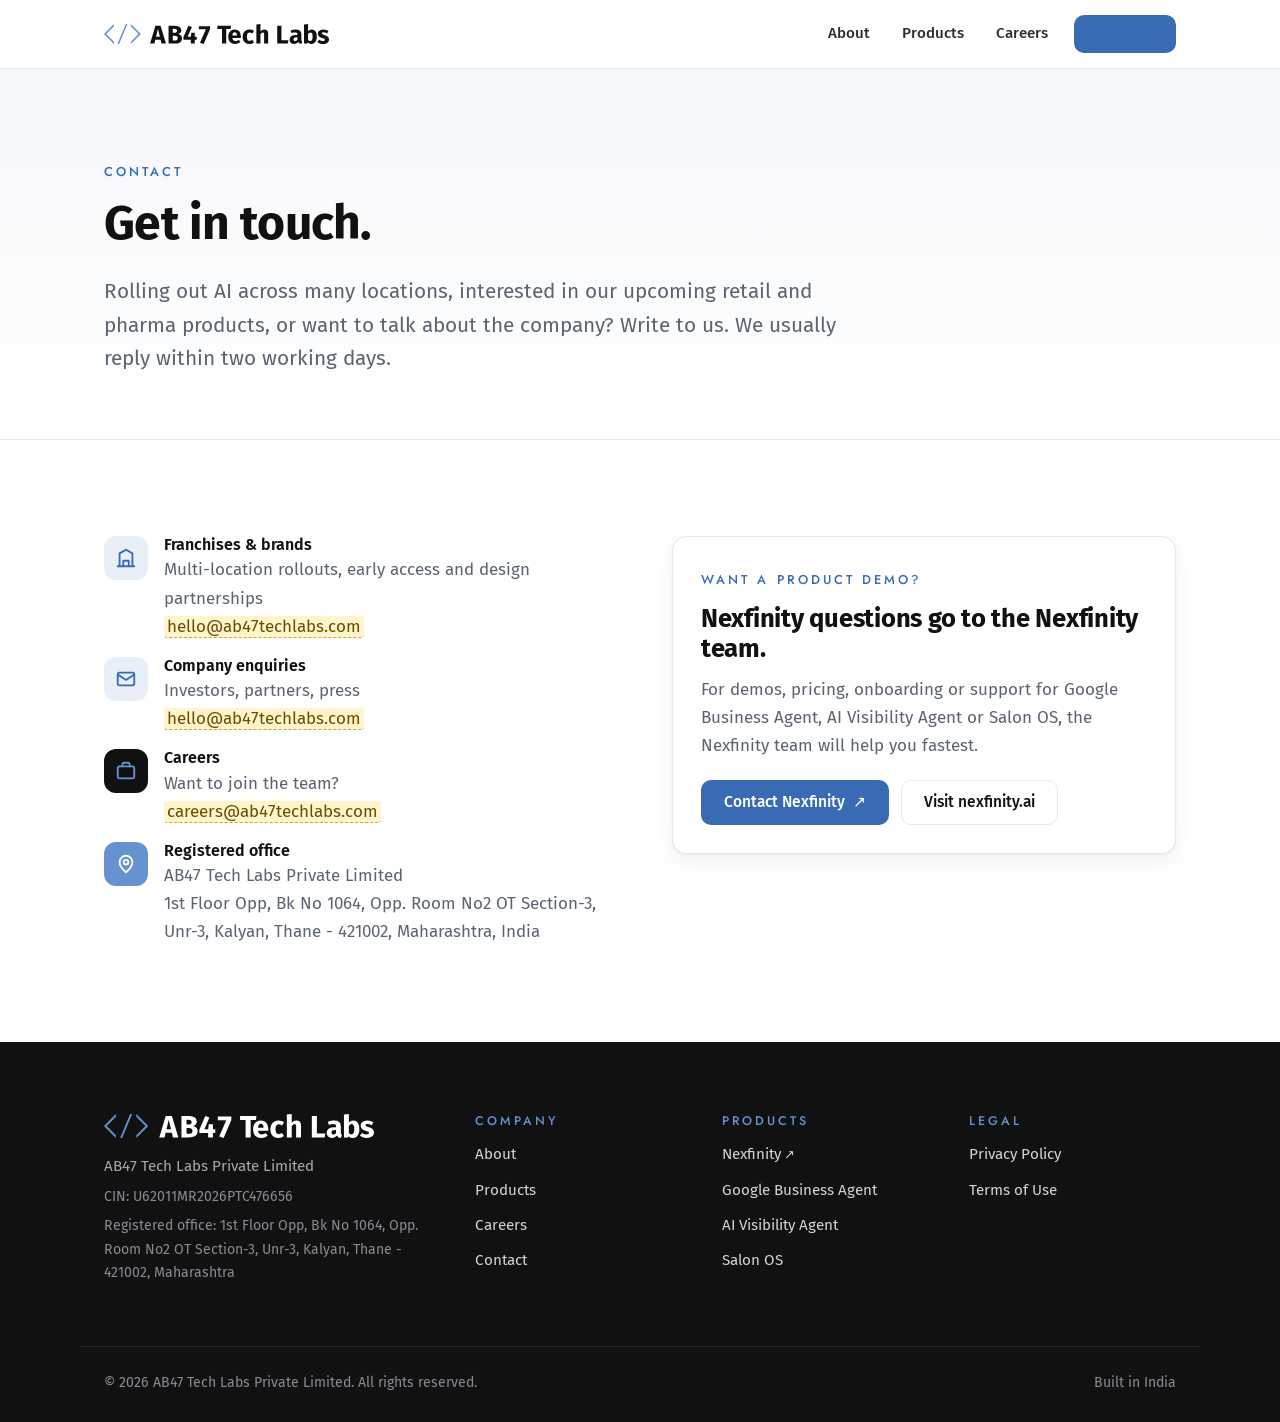
<file: contact.html>
<!doctype html>
<html lang="en">
<head>
  <meta charset="utf-8">
  <meta name="viewport" content="width=device-width, initial-scale=1">
  <title>Contact — AB47 Tech Labs</title>
  <meta name="description" content="Contact AB47 Tech Labs Private Limited about franchise and brand partnerships, early access to new products, investment, press and careers.">
  <link rel="canonical" href="https://ab47techlabs.com/contact.html">
  <meta property="og:title" content="Contact AB47 Tech Labs">
  <meta property="og:description" content="Partnerships, investment, press and careers.">
  <meta name="theme-color" content="#ffffff">
  <link rel="icon" href="favicon.ico" sizes="48x48">
  <link rel="icon" href="favicon.svg" type="image/svg+xml">
  <link rel="apple-touch-icon" href="apple-touch-icon.png">
  <link rel="manifest" href="site.webmanifest">
  <link rel="preconnect" href="https://fonts.googleapis.com">
  <link rel="preconnect" href="https://fonts.gstatic.com" crossorigin>
  <link href="https://fonts.googleapis.com/css2?family=Fira+Sans:ital,wght@0,400;0,500;0,600;0,700;1,400&family=Jost:wght@500&display=swap" rel="stylesheet">
  <link rel="stylesheet" href="assets/css/styles.css">
</head>
<body>
  <a class="skip-link" href="#main">Skip to content</a>

  <header class="site-header">
    <div class="container nav">
      <a class="brand" href="index.html" aria-label="AB47 Tech Labs home">
        <img class="brand-logo" src="assets/img/logo.svg" alt="AB47 Tech Labs" width="225" height="20">
      </a>
      <button class="nav-toggle" type="button" aria-expanded="false" aria-controls="nav-menu" aria-label="Open menu"><span></span></button>
      <nav id="nav-menu" class="nav-menu" aria-label="Main">
        <ul>
          <li><a href="about.html">About</a></li>
          <li><a href="products.html">Products</a></li>
          <li><a href="careers.html">Careers</a></li>
          <li class="nav-cta"><a class="btn btn-primary btn-sm" href="contact.html" aria-current="page">Contact us</a></li>
        </ul>
      </nav>
    </div>
  </header>

  <main id="main">
    <section class="page-hero">
      <div class="container">
        <span class="eyebrow">Contact</span>
        <h1>Get in touch.</h1>
        <p class="lead">Rolling out AI across many locations, interested in our upcoming retail and pharma products, or want to talk about the company? Write to us. We usually reply within two working days.</p>
      </div>
    </section>

    <section class="section">
      <div class="container split">
        <div class="contact-list">
          <div class="contact-item">
            <div class="icon-chip"><svg viewBox="0 0 24 24" fill="none" stroke="currentColor" stroke-width="2" stroke-linecap="round" stroke-linejoin="round" aria-hidden="true"><path d="M3 21h18M5 21V7l7-4 7 4v14M9 21v-6h6v6"/></svg></div>
            <div>
              <h3>Franchises &amp; brands</h3>
              <p>Multi-location rollouts, early access and design partnerships<br><a href="mailto:hello@ab47techlabs.com?subject=Franchise%20%2F%20brand%20enquiry"><span class="ph">hello@ab47techlabs.com</span></a></p>
            </div>
          </div>
          <div class="contact-item">
            <div class="icon-chip"><svg viewBox="0 0 24 24" fill="none" stroke="currentColor" stroke-width="2" stroke-linecap="round" stroke-linejoin="round" aria-hidden="true"><rect x="3" y="5" width="18" height="14" rx="2"/><path d="M3 7l9 6 9-6"/></svg></div>
            <div>
              <h3>Company enquiries</h3>
              <p>Investors, partners, press<br><a href="mailto:hello@ab47techlabs.com"><span class="ph">hello@ab47techlabs.com</span></a></p>
            </div>
          </div>
          <div class="contact-item">
            <div class="icon-chip green"><svg viewBox="0 0 24 24" fill="none" stroke="currentColor" stroke-width="2" stroke-linecap="round" stroke-linejoin="round" aria-hidden="true"><rect x="3" y="7" width="18" height="13" rx="2"/><path d="M8 7V5a2 2 0 0 1 2-2h4a2 2 0 0 1 2 2v2"/></svg></div>
            <div>
              <h3>Careers</h3>
              <p>Want to join the team?<br><a href="mailto:careers@ab47techlabs.com"><span class="ph">careers@ab47techlabs.com</span></a></p>
            </div>
          </div>
          <div class="contact-item">
            <div class="icon-chip amber"><svg viewBox="0 0 24 24" fill="none" stroke="currentColor" stroke-width="2" stroke-linecap="round" stroke-linejoin="round" aria-hidden="true"><path d="M12 21s-7-6.2-7-11a7 7 0 0 1 14 0c0 4.8-7 11-7 11z"/><circle cx="12" cy="10" r="2.5"/></svg></div>
            <div>
              <h3>Registered office</h3>
              <p>AB47 Tech Labs Private Limited<br>1st Floor Opp, Bk No 1064, Opp. Room No2 OT Section-3,<br>Unr-3, Kalyan, Thane - 421002, Maharashtra, India</p>
            </div>
          </div>
        </div>

        <div class="card">
          <span class="eyebrow">Want a product demo?</span>
          <h2 style="font-size:1.6rem">Nexfinity questions go to the Nexfinity team.</h2>
          <p>For demos, pricing, onboarding or support for Google Business Agent, AI Visibility Agent or Salon OS, the Nexfinity team will help you fastest.</p>
          <div class="btn-row" style="margin-top:20px">
            <a class="btn btn-primary" href="https://nexfinity.ai/contact" rel="noopener">Contact Nexfinity <span class="arrow" aria-hidden="true">↗</span></a>
            <a class="btn btn-secondary" href="https://nexfinity.ai/" rel="noopener">Visit nexfinity.ai</a>
          </div>
        </div>
      </div>
    </section>
  </main>

  <footer class="site-footer">
    <div class="container footer-grid">
      <div class="footer-brand">
        <a class="brand" href="index.html"><img class="brand-logo" src="assets/img/logo-reverse.svg" alt="AB47 Tech Labs" width="270" height="24"></a>
        <p>AB47 Tech Labs Private Limited</p>
        <p class="legal-line">CIN: U62011MR2026PTC476656</p>
        <p class="legal-line">Registered office: 1st Floor Opp, Bk No 1064, Opp. Room No2 OT Section-3, Unr-3, Kalyan, Thane - 421002, Maharashtra</p>
      </div>
      <div>
        <h4>Company</h4>
        <ul>
          <li><a href="about.html">About</a></li>
          <li><a href="products.html">Products</a></li>
          <li><a href="careers.html">Careers</a></li>
          <li><a href="contact.html">Contact</a></li>
        </ul>
      </div>
      <div>
        <h4>Products</h4>
        <ul>
          <li><a class="ext" href="https://nexfinity.ai/" rel="noopener">Nexfinity</a></li>
          <li><a href="https://nexfinity.ai/google-business-agent" rel="noopener">Google Business Agent</a></li>
          <li><a href="https://nexfinity.ai/ai-visibility-agent" rel="noopener">AI Visibility Agent</a></li>
          <li><a href="https://nexfinity.ai/salon-os" rel="noopener">Salon OS</a></li>
        </ul>
      </div>
      <div>
        <h4>Legal</h4>
        <ul>
          <li><a href="privacy.html">Privacy Policy</a></li>
          <li><a href="terms.html">Terms of Use</a></li>
        </ul>
      </div>
    </div>
    <div class="container footer-bottom">
      <span>© <span id="year">2026</span> AB47 Tech Labs Private Limited. All rights reserved.</span>
      <span>Built in India</span>
    </div>
  </footer>

  <script src="assets/js/main.js" defer></script>
</body>
</html>
</file>
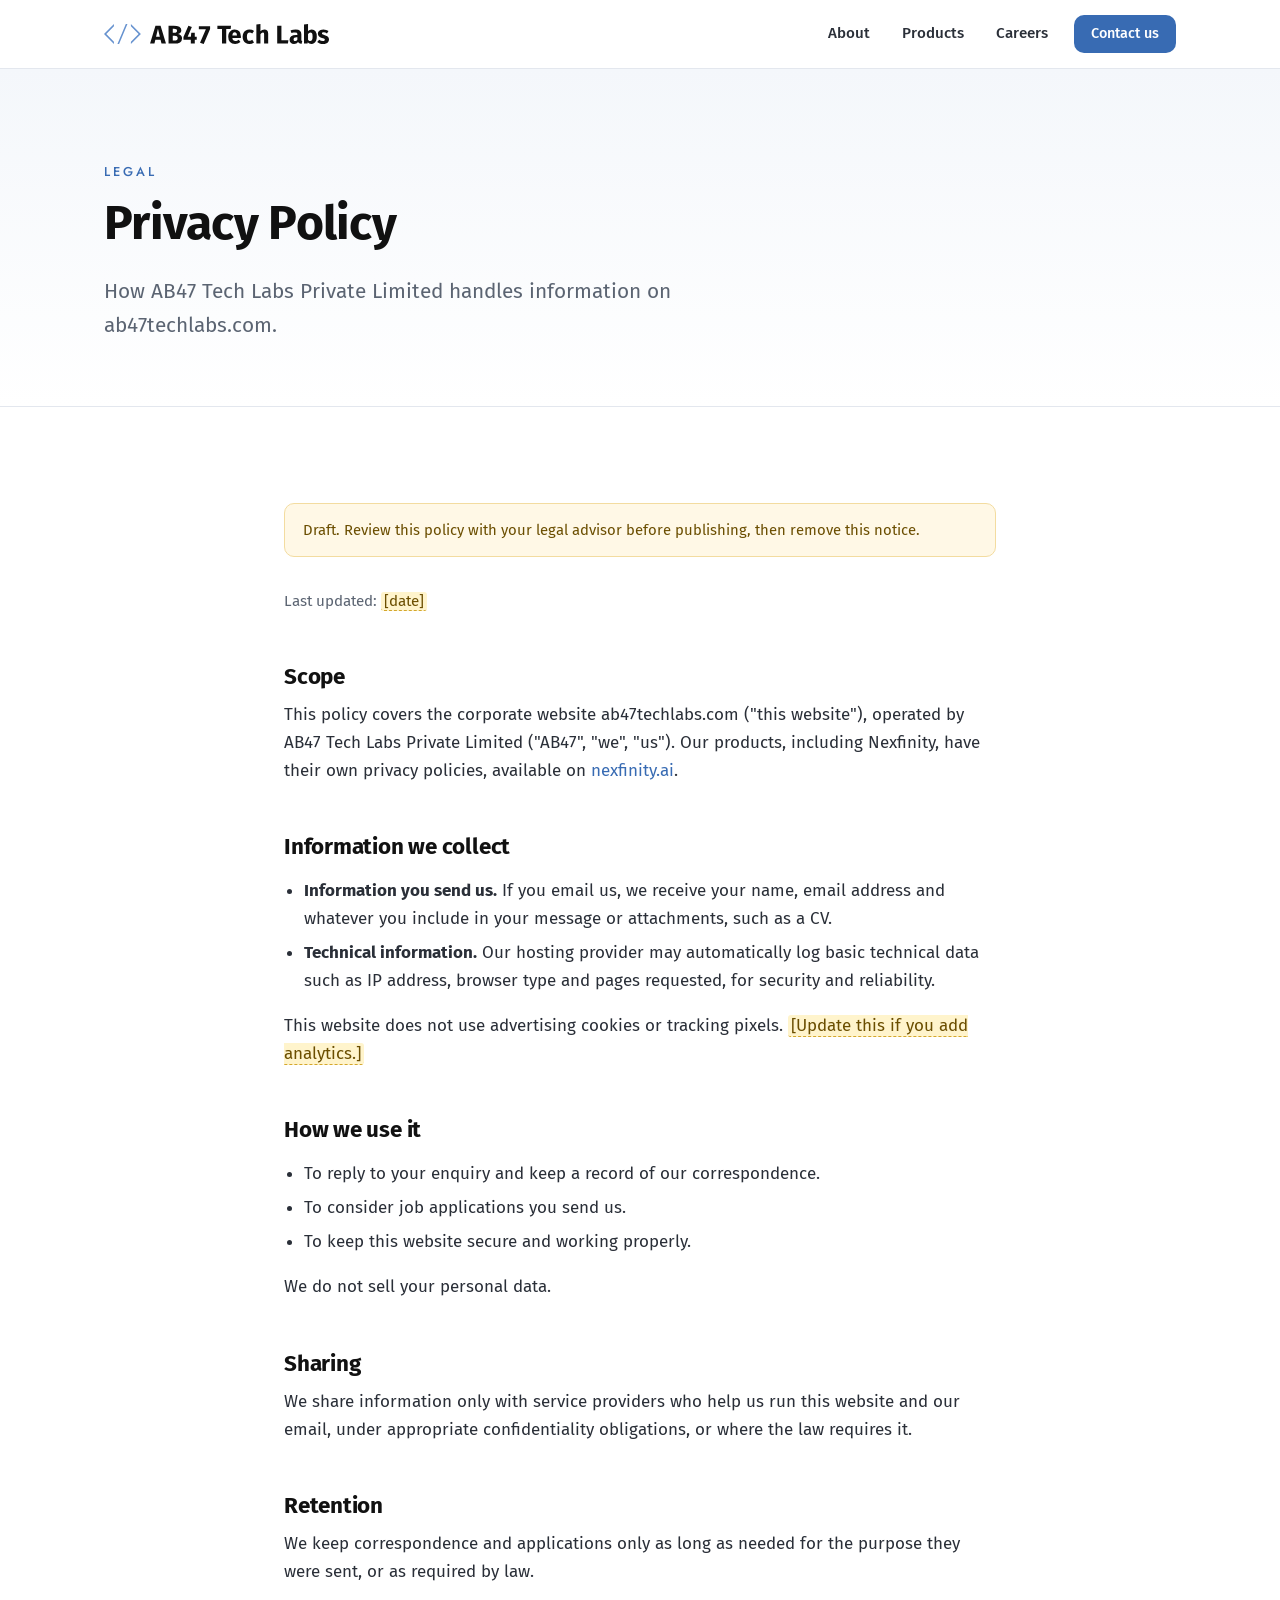
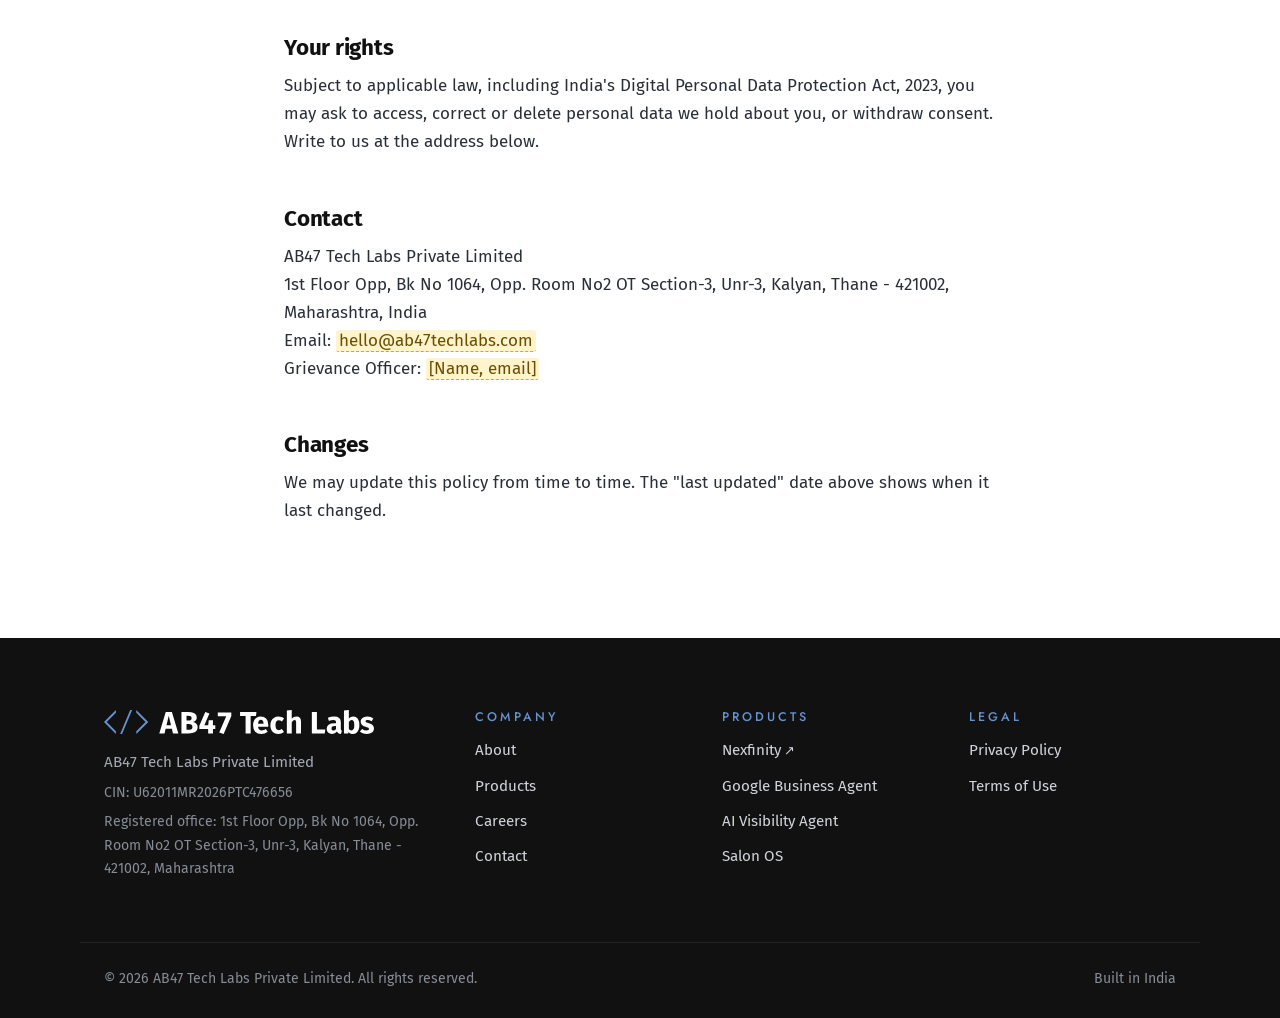
<file: privacy.html>
<!doctype html>
<html lang="en">
<head>
  <meta charset="utf-8">
  <meta name="viewport" content="width=device-width, initial-scale=1">
  <title>Privacy Policy — AB47 Tech Labs</title>
  <meta name="description" content="Privacy policy for ab47techlabs.com, operated by AB47 Tech Labs Private Limited.">
  <link rel="canonical" href="https://ab47techlabs.com/privacy.html">
  <meta name="theme-color" content="#ffffff">
  <link rel="icon" href="favicon.ico" sizes="48x48">
  <link rel="icon" href="favicon.svg" type="image/svg+xml">
  <link rel="apple-touch-icon" href="apple-touch-icon.png">
  <link rel="manifest" href="site.webmanifest">
  <link rel="preconnect" href="https://fonts.googleapis.com">
  <link rel="preconnect" href="https://fonts.gstatic.com" crossorigin>
  <link href="https://fonts.googleapis.com/css2?family=Fira+Sans:ital,wght@0,400;0,500;0,600;0,700;1,400&family=Jost:wght@500&display=swap" rel="stylesheet">
  <link rel="stylesheet" href="assets/css/styles.css">
</head>
<body>
  <a class="skip-link" href="#main">Skip to content</a>

  <header class="site-header">
    <div class="container nav">
      <a class="brand" href="index.html" aria-label="AB47 Tech Labs home">
        <img class="brand-logo" src="assets/img/logo.svg" alt="AB47 Tech Labs" width="225" height="20">
      </a>
      <button class="nav-toggle" type="button" aria-expanded="false" aria-controls="nav-menu" aria-label="Open menu"><span></span></button>
      <nav id="nav-menu" class="nav-menu" aria-label="Main">
        <ul>
          <li><a href="about.html">About</a></li>
          <li><a href="products.html">Products</a></li>
          <li><a href="careers.html">Careers</a></li>
          <li class="nav-cta"><a class="btn btn-primary btn-sm" href="contact.html">Contact us</a></li>
        </ul>
      </nav>
    </div>
  </header>

  <main id="main">
    <section class="page-hero">
      <div class="container">
        <span class="eyebrow">Legal</span>
        <h1>Privacy Policy</h1>
        <p class="lead">How AB47 Tech Labs Private Limited handles information on ab47techlabs.com.</p>
      </div>
    </section>

    <section class="section">
      <div class="container prose">
        <!-- DRAFT: have this reviewed by your legal advisor, then delete the notice below. -->
        <div class="notice">Draft. Review this policy with your legal advisor before publishing, then remove this notice.</div>

        <p class="updated">Last updated: <span class="ph">[date]</span></p>

        <h2>Scope</h2>
        <p>This policy covers the corporate website ab47techlabs.com ("this website"), operated by AB47 Tech Labs Private Limited ("AB47", "we", "us"). Our products, including Nexfinity, have their own privacy policies, available on <a href="https://nexfinity.ai/privacy" rel="noopener">nexfinity.ai</a>.</p>

        <h2>Information we collect</h2>
        <ul>
          <li><strong>Information you send us.</strong> If you email us, we receive your name, email address and whatever you include in your message or attachments, such as a CV.</li>
          <li><strong>Technical information.</strong> Our hosting provider may automatically log basic technical data such as IP address, browser type and pages requested, for security and reliability.</li>
        </ul>
        <p>This website does not use advertising cookies or tracking pixels. <span class="ph">[Update this if you add analytics.]</span></p>

        <h2>How we use it</h2>
        <ul>
          <li>To reply to your enquiry and keep a record of our correspondence.</li>
          <li>To consider job applications you send us.</li>
          <li>To keep this website secure and working properly.</li>
        </ul>
        <p>We do not sell your personal data.</p>

        <h2>Sharing</h2>
        <p>We share information only with service providers who help us run this website and our email, under appropriate confidentiality obligations, or where the law requires it.</p>

        <h2>Retention</h2>
        <p>We keep correspondence and applications only as long as needed for the purpose they were sent, or as required by law.</p>

        <h2>Your rights</h2>
        <p>Subject to applicable law, including India's Digital Personal Data Protection Act, 2023, you may ask to access, correct or delete personal data we hold about you, or withdraw consent. Write to us at the address below.</p>

        <h2>Contact</h2>
        <p>AB47 Tech Labs Private Limited<br>
        1st Floor Opp, Bk No 1064, Opp. Room No2 OT Section-3, Unr-3, Kalyan, Thane - 421002, Maharashtra, India<br>
        Email: <a href="mailto:hello@ab47techlabs.com"><span class="ph">hello@ab47techlabs.com</span></a><br>
        Grievance Officer: <span class="ph">[Name, email]</span></p>

        <h2>Changes</h2>
        <p>We may update this policy from time to time. The "last updated" date above shows when it last changed.</p>
      </div>
    </section>
  </main>

  <footer class="site-footer">
    <div class="container footer-grid">
      <div class="footer-brand">
        <a class="brand" href="index.html"><img class="brand-logo" src="assets/img/logo-reverse.svg" alt="AB47 Tech Labs" width="270" height="24"></a>
        <p>AB47 Tech Labs Private Limited</p>
        <p class="legal-line">CIN: U62011MR2026PTC476656</p>
        <p class="legal-line">Registered office: 1st Floor Opp, Bk No 1064, Opp. Room No2 OT Section-3, Unr-3, Kalyan, Thane - 421002, Maharashtra</p>
      </div>
      <div>
        <h4>Company</h4>
        <ul>
          <li><a href="about.html">About</a></li>
          <li><a href="products.html">Products</a></li>
          <li><a href="careers.html">Careers</a></li>
          <li><a href="contact.html">Contact</a></li>
        </ul>
      </div>
      <div>
        <h4>Products</h4>
        <ul>
          <li><a class="ext" href="https://nexfinity.ai/" rel="noopener">Nexfinity</a></li>
          <li><a href="https://nexfinity.ai/google-business-agent" rel="noopener">Google Business Agent</a></li>
          <li><a href="https://nexfinity.ai/ai-visibility-agent" rel="noopener">AI Visibility Agent</a></li>
          <li><a href="https://nexfinity.ai/salon-os" rel="noopener">Salon OS</a></li>
        </ul>
      </div>
      <div>
        <h4>Legal</h4>
        <ul>
          <li><a href="privacy.html" aria-current="page">Privacy Policy</a></li>
          <li><a href="terms.html">Terms of Use</a></li>
        </ul>
      </div>
    </div>
    <div class="container footer-bottom">
      <span>© <span id="year">2026</span> AB47 Tech Labs Private Limited. All rights reserved.</span>
      <span>Built in India</span>
    </div>
  </footer>

  <script src="assets/js/main.js" defer></script>
</body>
</html>
</file>
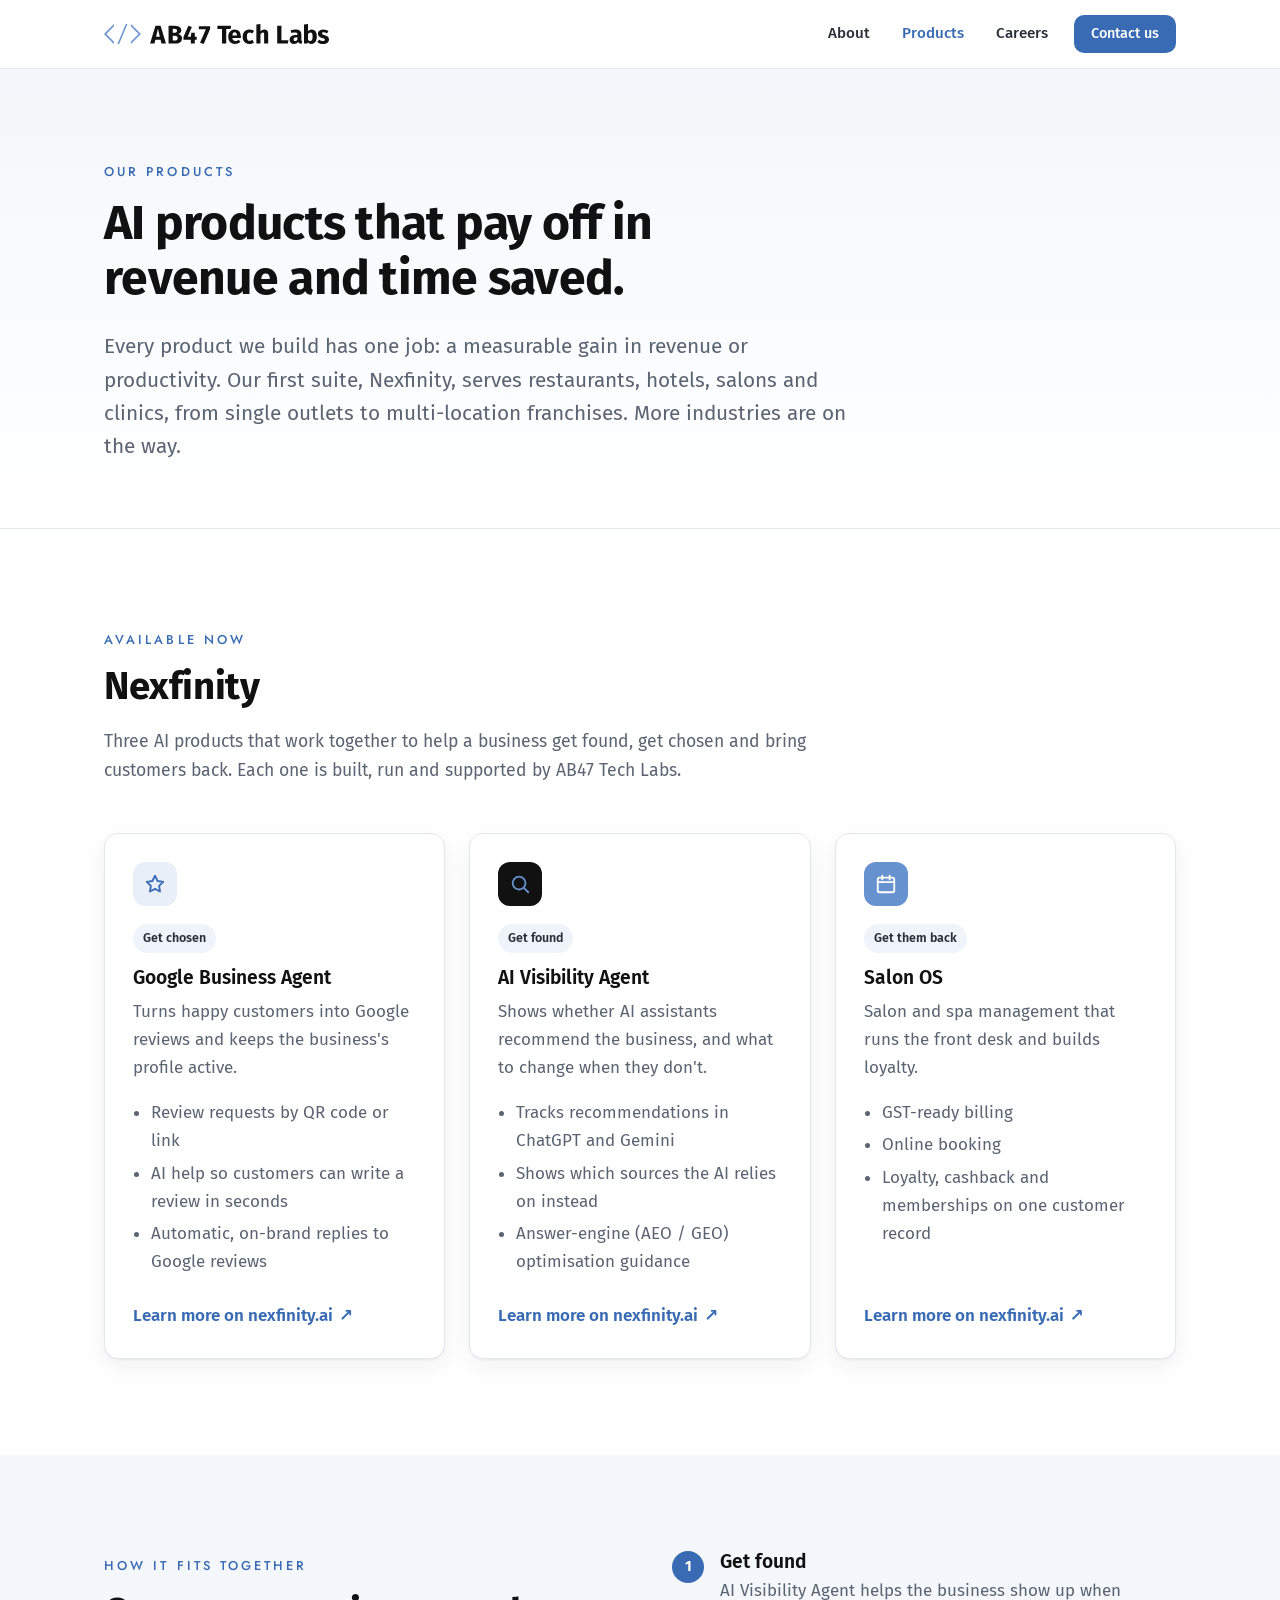
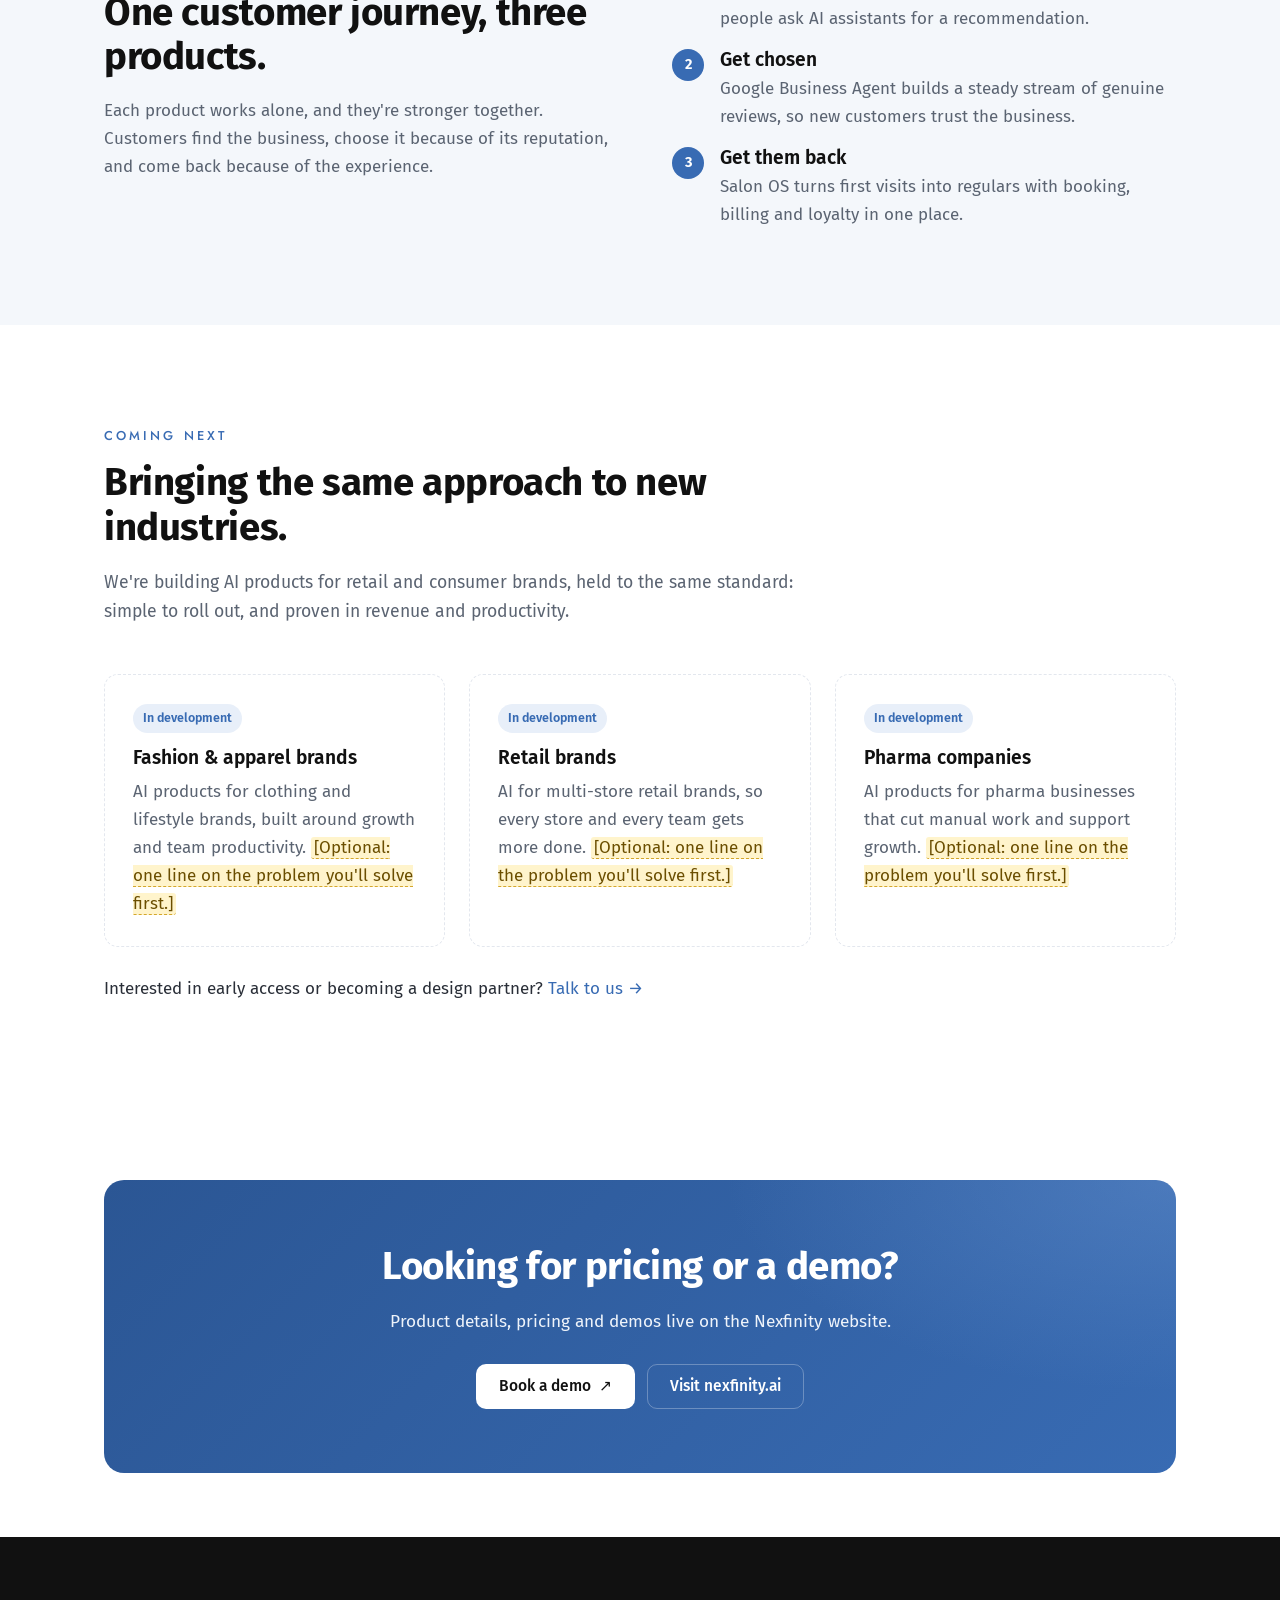
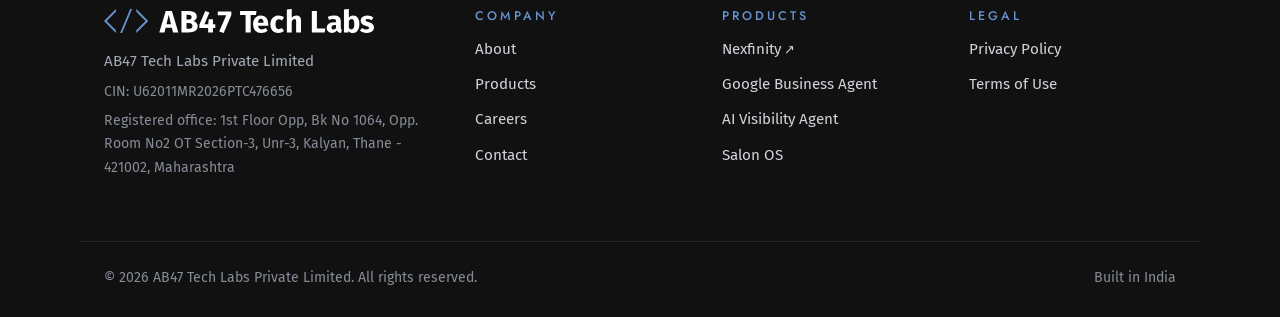
<file: products.html>
<!doctype html>
<html lang="en">
<head>
  <meta charset="utf-8">
  <meta name="viewport" content="width=device-width, initial-scale=1">
  <title>Products — AB47 Tech Labs</title>
  <meta name="description" content="AB47 Tech Labs products: Nexfinity (Google Business Agent, AI Visibility Agent and Salon OS) for restaurants, hotels, salons and clinics, with AI products for retail and pharma brands coming next.">
  <link rel="canonical" href="https://ab47techlabs.com/products.html">
  <meta property="og:title" content="Products — AB47 Tech Labs">
  <meta property="og:description" content="AI products that grow revenue and save time, from independent outlets to large franchises and brands.">
  <meta name="theme-color" content="#ffffff">
  <link rel="icon" href="favicon.ico" sizes="48x48">
  <link rel="icon" href="favicon.svg" type="image/svg+xml">
  <link rel="apple-touch-icon" href="apple-touch-icon.png">
  <link rel="manifest" href="site.webmanifest">
  <link rel="preconnect" href="https://fonts.googleapis.com">
  <link rel="preconnect" href="https://fonts.gstatic.com" crossorigin>
  <link href="https://fonts.googleapis.com/css2?family=Fira+Sans:ital,wght@0,400;0,500;0,600;0,700;1,400&family=Jost:wght@500&display=swap" rel="stylesheet">
  <link rel="stylesheet" href="assets/css/styles.css">
</head>
<body>
  <a class="skip-link" href="#main">Skip to content</a>

  <header class="site-header">
    <div class="container nav">
      <a class="brand" href="index.html" aria-label="AB47 Tech Labs home">
        <img class="brand-logo" src="assets/img/logo.svg" alt="AB47 Tech Labs" width="225" height="20">
      </a>
      <button class="nav-toggle" type="button" aria-expanded="false" aria-controls="nav-menu" aria-label="Open menu"><span></span></button>
      <nav id="nav-menu" class="nav-menu" aria-label="Main">
        <ul>
          <li><a href="about.html">About</a></li>
          <li><a href="products.html" aria-current="page">Products</a></li>
          <li><a href="careers.html">Careers</a></li>
          <li class="nav-cta"><a class="btn btn-primary btn-sm" href="contact.html">Contact us</a></li>
        </ul>
      </nav>
    </div>
  </header>

  <main id="main">
    <section class="page-hero">
      <div class="container">
        <span class="eyebrow">Our products</span>
        <h1>AI products that pay off in revenue and time saved.</h1>
        <p class="lead">Every product we build has one job: a measurable gain in revenue or productivity. Our first suite, Nexfinity, serves restaurants, hotels, salons and clinics, from single outlets to multi-location franchises. More industries are on the way.</p>
      </div>
    </section>

    <section class="section">
      <div class="container">
        <div class="section-head">
          <span class="eyebrow">Available now</span>
          <h2>Nexfinity</h2>
          <p>Three AI products that work together to help a business get found, get chosen and bring customers back. Each one is built, run and supported by AB47 Tech Labs.</p>
        </div>
        <div class="grid grid-3">
          <article class="card product-card">
            <div class="icon-chip"><svg viewBox="0 0 24 24" fill="none" stroke="currentColor" stroke-width="2" stroke-linecap="round" stroke-linejoin="round" aria-hidden="true"><path d="M12 3l2.8 5.7 6.2.9-4.5 4.4 1 6.2L12 17.3 6.5 20.2l1-6.2L3 9.6l6.2-.9z"/></svg></div>
            <span class="tag">Get chosen</span>
            <h3>Google Business Agent</h3>
            <p>Turns happy customers into Google reviews and keeps the business's profile active.</p>
            <ul>
              <li>Review requests by QR code or link</li>
              <li>AI help so customers can write a review in seconds</li>
              <li>Automatic, on-brand replies to Google reviews</li>
            </ul>
            <a class="card-link" href="https://nexfinity.ai/google-business-agent" rel="noopener">Learn more on nexfinity.ai <span aria-hidden="true">↗</span></a>
          </article>

          <article class="card product-card">
            <div class="icon-chip green"><svg viewBox="0 0 24 24" fill="none" stroke="currentColor" stroke-width="2" stroke-linecap="round" stroke-linejoin="round" aria-hidden="true"><circle cx="11" cy="11" r="7"/><path d="M21 21l-4.3-4.3"/></svg></div>
            <span class="tag">Get found</span>
            <h3>AI Visibility Agent</h3>
            <p>Shows whether AI assistants recommend the business, and what to change when they don't.</p>
            <ul>
              <li>Tracks recommendations in ChatGPT and Gemini</li>
              <li>Shows which sources the AI relies on instead</li>
              <li>Answer-engine (AEO / GEO) optimisation guidance</li>
            </ul>
            <a class="card-link" href="https://nexfinity.ai/ai-visibility-agent" rel="noopener">Learn more on nexfinity.ai <span aria-hidden="true">↗</span></a>
          </article>

          <article class="card product-card">
            <div class="icon-chip amber"><svg viewBox="0 0 24 24" fill="none" stroke="currentColor" stroke-width="2" stroke-linecap="round" stroke-linejoin="round" aria-hidden="true"><rect x="3" y="5" width="18" height="16" rx="2"/><path d="M16 3v4M8 3v4M3 10h18"/></svg></div>
            <span class="tag">Get them back</span>
            <h3>Salon OS</h3>
            <p>Salon and spa management that runs the front desk and builds loyalty.</p>
            <ul>
              <li>GST-ready billing</li>
              <li>Online booking</li>
              <li>Loyalty, cashback and memberships on one customer record</li>
            </ul>
            <a class="card-link" href="https://nexfinity.ai/salon-os" rel="noopener">Learn more on nexfinity.ai <span aria-hidden="true">↗</span></a>
          </article>
        </div>
      </div>
    </section>

    <section class="section section-alt">
      <div class="container split">
        <div>
          <span class="eyebrow">How it fits together</span>
          <h2>One customer journey, three products.</h2>
          <p class="muted">Each product works alone, and they're stronger together. Customers find the business, choose it because of its reputation, and come back because of the experience.</p>
        </div>
        <div class="steps">
          <div class="step"><div><h3 class="mb-0">Get found</h3><p>AI Visibility Agent helps the business show up when people ask AI assistants for a recommendation.</p></div></div>
          <div class="step"><div><h3 class="mb-0">Get chosen</h3><p>Google Business Agent builds a steady stream of genuine reviews, so new customers trust the business.</p></div></div>
          <div class="step"><div><h3 class="mb-0">Get them back</h3><p>Salon OS turns first visits into regulars with booking, billing and loyalty in one place.</p></div></div>
        </div>
      </div>
    </section>

    <section class="section" id="roadmap">
      <div class="container">
        <div class="section-head">
          <span class="eyebrow">Coming next</span>
          <h2>Bringing the same approach to new industries.</h2>
          <p>We're building AI products for retail and consumer brands, held to the same standard: simple to roll out, and proven in revenue and productivity.</p>
        </div>
        <div class="grid grid-3">
          <article class="card roadmap-card">
            <span class="tag">In development</span>
            <h3>Fashion &amp; apparel brands</h3>
            <p>AI products for clothing and lifestyle brands, built around growth and team productivity. <span class="ph">[Optional: one line on the problem you'll solve first.]</span></p>
          </article>
          <article class="card roadmap-card">
            <span class="tag">In development</span>
            <h3>Retail brands</h3>
            <p>AI for multi-store retail brands, so every store and every team gets more done. <span class="ph">[Optional: one line on the problem you'll solve first.]</span></p>
          </article>
          <article class="card roadmap-card">
            <span class="tag">In development</span>
            <h3>Pharma companies</h3>
            <p>AI products for pharma businesses that cut manual work and support growth. <span class="ph">[Optional: one line on the problem you'll solve first.]</span></p>
          </article>
        </div>
        <p style="margin-top:28px">Interested in early access or becoming a design partner? <a href="contact.html">Talk to us <span aria-hidden="true">→</span></a></p>
      </div>
    </section>

    <section class="section-sm">
      <div class="container">
        <div class="cta">
          <h2>Looking for pricing or a demo?</h2>
          <p>Product details, pricing and demos live on the Nexfinity website.</p>
          <div class="btn-row">
            <a class="btn btn-light" href="https://nexfinity.ai/contact" rel="noopener">Book a demo <span class="arrow" aria-hidden="true">↗</span></a>
            <a class="btn btn-ghost-light" href="https://nexfinity.ai/" rel="noopener">Visit nexfinity.ai</a>
          </div>
        </div>
      </div>
    </section>
  </main>

  <footer class="site-footer">
    <div class="container footer-grid">
      <div class="footer-brand">
        <a class="brand" href="index.html"><img class="brand-logo" src="assets/img/logo-reverse.svg" alt="AB47 Tech Labs" width="270" height="24"></a>
        <p>AB47 Tech Labs Private Limited</p>
        <p class="legal-line">CIN: U62011MR2026PTC476656</p>
        <p class="legal-line">Registered office: 1st Floor Opp, Bk No 1064, Opp. Room No2 OT Section-3, Unr-3, Kalyan, Thane - 421002, Maharashtra</p>
      </div>
      <div>
        <h4>Company</h4>
        <ul>
          <li><a href="about.html">About</a></li>
          <li><a href="products.html">Products</a></li>
          <li><a href="careers.html">Careers</a></li>
          <li><a href="contact.html">Contact</a></li>
        </ul>
      </div>
      <div>
        <h4>Products</h4>
        <ul>
          <li><a class="ext" href="https://nexfinity.ai/" rel="noopener">Nexfinity</a></li>
          <li><a href="https://nexfinity.ai/google-business-agent" rel="noopener">Google Business Agent</a></li>
          <li><a href="https://nexfinity.ai/ai-visibility-agent" rel="noopener">AI Visibility Agent</a></li>
          <li><a href="https://nexfinity.ai/salon-os" rel="noopener">Salon OS</a></li>
        </ul>
      </div>
      <div>
        <h4>Legal</h4>
        <ul>
          <li><a href="privacy.html">Privacy Policy</a></li>
          <li><a href="terms.html">Terms of Use</a></li>
        </ul>
      </div>
    </div>
    <div class="container footer-bottom">
      <span>© <span id="year">2026</span> AB47 Tech Labs Private Limited. All rights reserved.</span>
      <span>Built in India</span>
    </div>
  </footer>

  <script src="assets/js/main.js" defer></script>
</body>
</html>
</file>
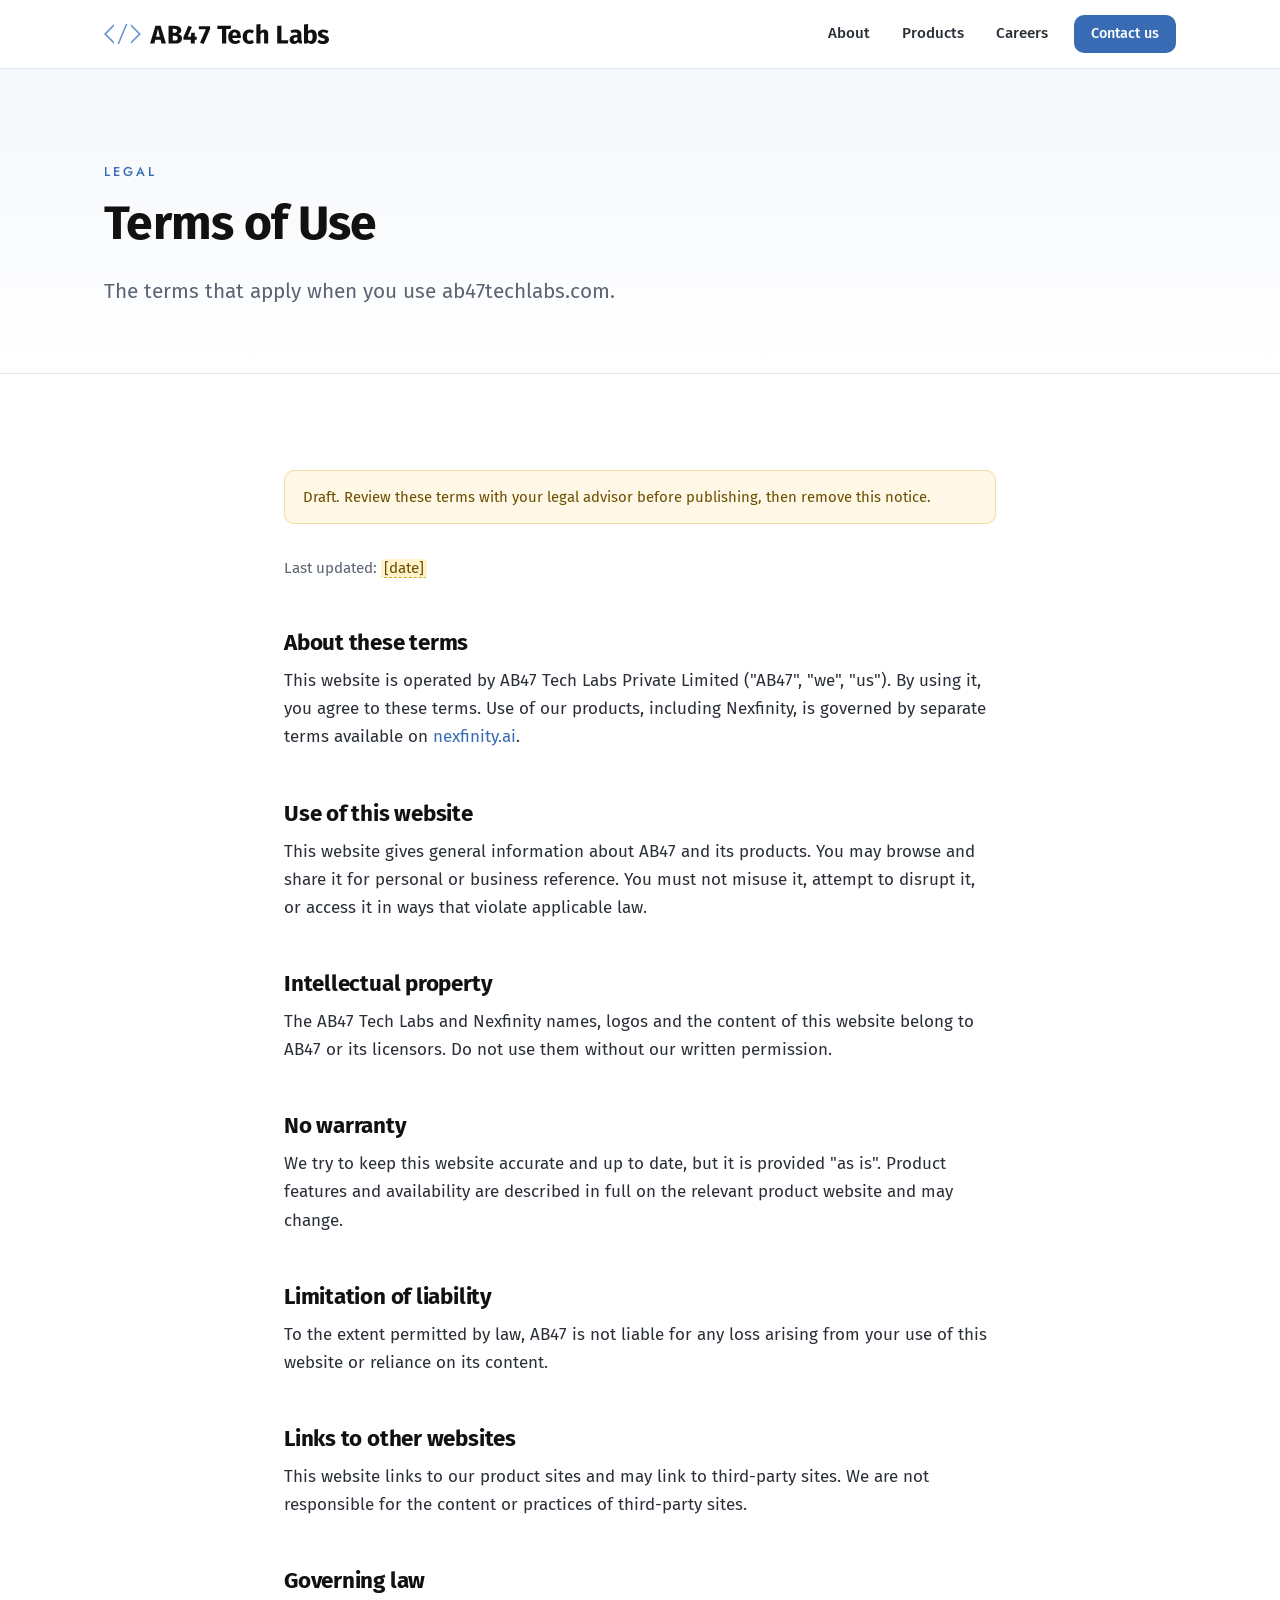
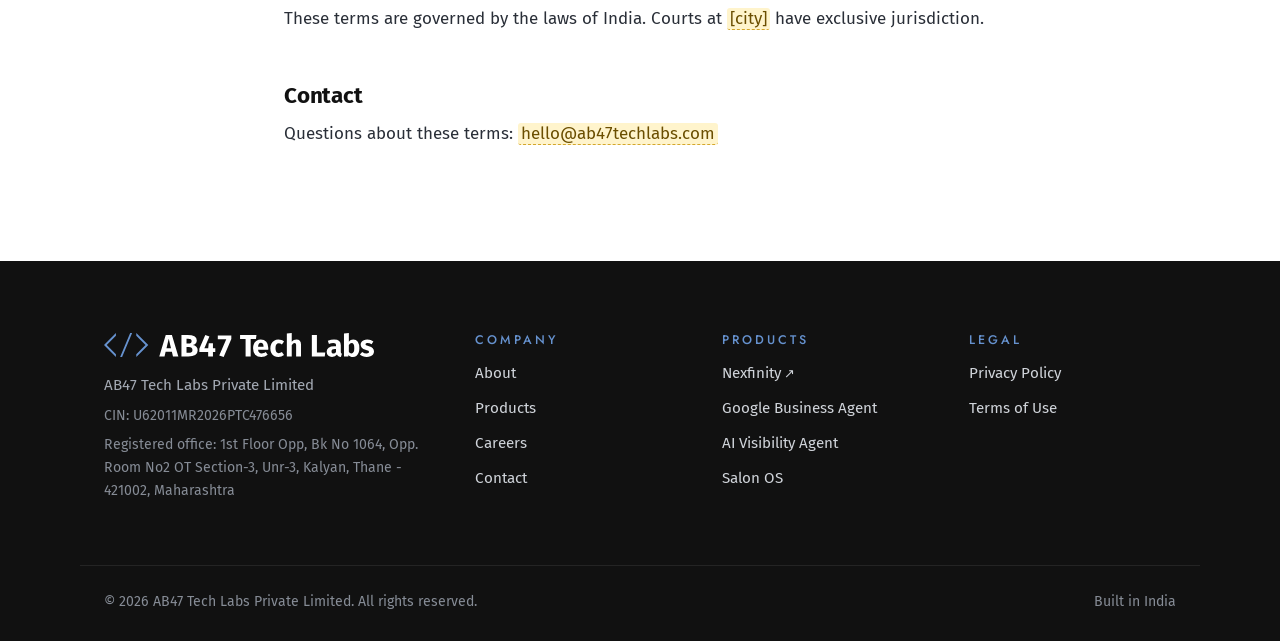
<file: terms.html>
<!doctype html>
<html lang="en">
<head>
  <meta charset="utf-8">
  <meta name="viewport" content="width=device-width, initial-scale=1">
  <title>Terms of Use — AB47 Tech Labs</title>
  <meta name="description" content="Terms of use for ab47techlabs.com, operated by AB47 Tech Labs Private Limited.">
  <link rel="canonical" href="https://ab47techlabs.com/terms.html">
  <meta name="theme-color" content="#ffffff">
  <link rel="icon" href="favicon.ico" sizes="48x48">
  <link rel="icon" href="favicon.svg" type="image/svg+xml">
  <link rel="apple-touch-icon" href="apple-touch-icon.png">
  <link rel="manifest" href="site.webmanifest">
  <link rel="preconnect" href="https://fonts.googleapis.com">
  <link rel="preconnect" href="https://fonts.gstatic.com" crossorigin>
  <link href="https://fonts.googleapis.com/css2?family=Fira+Sans:ital,wght@0,400;0,500;0,600;0,700;1,400&family=Jost:wght@500&display=swap" rel="stylesheet">
  <link rel="stylesheet" href="assets/css/styles.css">
</head>
<body>
  <a class="skip-link" href="#main">Skip to content</a>

  <header class="site-header">
    <div class="container nav">
      <a class="brand" href="index.html" aria-label="AB47 Tech Labs home">
        <img class="brand-logo" src="assets/img/logo.svg" alt="AB47 Tech Labs" width="225" height="20">
      </a>
      <button class="nav-toggle" type="button" aria-expanded="false" aria-controls="nav-menu" aria-label="Open menu"><span></span></button>
      <nav id="nav-menu" class="nav-menu" aria-label="Main">
        <ul>
          <li><a href="about.html">About</a></li>
          <li><a href="products.html">Products</a></li>
          <li><a href="careers.html">Careers</a></li>
          <li class="nav-cta"><a class="btn btn-primary btn-sm" href="contact.html">Contact us</a></li>
        </ul>
      </nav>
    </div>
  </header>

  <main id="main">
    <section class="page-hero">
      <div class="container">
        <span class="eyebrow">Legal</span>
        <h1>Terms of Use</h1>
        <p class="lead">The terms that apply when you use ab47techlabs.com.</p>
      </div>
    </section>

    <section class="section">
      <div class="container prose">
        <!-- DRAFT: have these terms reviewed by your legal advisor, then delete the notice below. -->
        <div class="notice">Draft. Review these terms with your legal advisor before publishing, then remove this notice.</div>

        <p class="updated">Last updated: <span class="ph">[date]</span></p>

        <h2>About these terms</h2>
        <p>This website is operated by AB47 Tech Labs Private Limited ("AB47", "we", "us"). By using it, you agree to these terms. Use of our products, including Nexfinity, is governed by separate terms available on <a href="https://nexfinity.ai/terms" rel="noopener">nexfinity.ai</a>.</p>

        <h2>Use of this website</h2>
        <p>This website gives general information about AB47 and its products. You may browse and share it for personal or business reference. You must not misuse it, attempt to disrupt it, or access it in ways that violate applicable law.</p>

        <h2>Intellectual property</h2>
        <p>The AB47 Tech Labs and Nexfinity names, logos and the content of this website belong to AB47 or its licensors. Do not use them without our written permission.</p>

        <h2>No warranty</h2>
        <p>We try to keep this website accurate and up to date, but it is provided "as is". Product features and availability are described in full on the relevant product website and may change.</p>

        <h2>Limitation of liability</h2>
        <p>To the extent permitted by law, AB47 is not liable for any loss arising from your use of this website or reliance on its content.</p>

        <h2>Links to other websites</h2>
        <p>This website links to our product sites and may link to third-party sites. We are not responsible for the content or practices of third-party sites.</p>

        <h2>Governing law</h2>
        <p>These terms are governed by the laws of India. Courts at <span class="ph">[city]</span> have exclusive jurisdiction.</p>

        <h2>Contact</h2>
        <p>Questions about these terms: <a href="mailto:hello@ab47techlabs.com"><span class="ph">hello@ab47techlabs.com</span></a></p>
      </div>
    </section>
  </main>

  <footer class="site-footer">
    <div class="container footer-grid">
      <div class="footer-brand">
        <a class="brand" href="index.html"><img class="brand-logo" src="assets/img/logo-reverse.svg" alt="AB47 Tech Labs" width="270" height="24"></a>
        <p>AB47 Tech Labs Private Limited</p>
        <p class="legal-line">CIN: U62011MR2026PTC476656</p>
        <p class="legal-line">Registered office: 1st Floor Opp, Bk No 1064, Opp. Room No2 OT Section-3, Unr-3, Kalyan, Thane - 421002, Maharashtra</p>
      </div>
      <div>
        <h4>Company</h4>
        <ul>
          <li><a href="about.html">About</a></li>
          <li><a href="products.html">Products</a></li>
          <li><a href="careers.html">Careers</a></li>
          <li><a href="contact.html">Contact</a></li>
        </ul>
      </div>
      <div>
        <h4>Products</h4>
        <ul>
          <li><a class="ext" href="https://nexfinity.ai/" rel="noopener">Nexfinity</a></li>
          <li><a href="https://nexfinity.ai/google-business-agent" rel="noopener">Google Business Agent</a></li>
          <li><a href="https://nexfinity.ai/ai-visibility-agent" rel="noopener">AI Visibility Agent</a></li>
          <li><a href="https://nexfinity.ai/salon-os" rel="noopener">Salon OS</a></li>
        </ul>
      </div>
      <div>
        <h4>Legal</h4>
        <ul>
          <li><a href="privacy.html">Privacy Policy</a></li>
          <li><a href="terms.html" aria-current="page">Terms of Use</a></li>
        </ul>
      </div>
    </div>
    <div class="container footer-bottom">
      <span>© <span id="year">2026</span> AB47 Tech Labs Private Limited. All rights reserved.</span>
      <span>Built in India</span>
    </div>
  </footer>

  <script src="assets/js/main.js" defer></script>
</body>
</html>
</file>
<file: assets/css/styles.css>
/* AB47 Tech Labs — corporate site styles */

:root {
  /* Brand palette: see AB47-Tech-Labs-Brand-Kit/brand-guidelines.html */
  --code-blue: #6692cf;   /* logo blue: accents, large text, blue on dark */
  --ink: #111111;         /* headings */
  --ink-2: #2a2f38;       /* body text */
  --muted: #5b6472;       /* Slate: secondary text */
  --line: #e3e7ee;
  --bg: #ffffff;
  --surface: #f4f7fb;
  --surface-2: #eff4fa;   /* Mist */
  --brand: #386bb3;       /* Deep Blue: buttons, links, small blue text */
  --brand-ink: #2d5896;
  --brand-soft: #e8eff9;
  --accent: var(--code-blue);
  --dark: #111111;        /* Ink: footer, dark bands */
  --dark-2: #1c1e22;
  --radius: 14px;
  --radius-sm: 10px;
  --shadow: 0 1px 2px rgba(17, 17, 17, .05), 0 8px 24px rgba(17, 17, 17, .06);
  --container: 1120px;
  --font: "Fira Sans", ui-sans-serif, system-ui, -apple-system, "Segoe UI", Roboto, "Helvetica Neue", Arial, sans-serif;
  --font-label: "Jost", "Futura", "Century Gothic", ui-sans-serif, sans-serif;
}

*, *::before, *::after { box-sizing: border-box; }

html { -webkit-text-size-adjust: 100%; scroll-behavior: smooth; }

body {
  margin: 0;
  font-family: var(--font);
  font-size: 17px;
  line-height: 1.65;
  color: var(--ink-2);
  background: var(--bg);
  -webkit-font-smoothing: antialiased;
}

img, svg { display: block; max-width: 100%; }

a { color: var(--brand); text-decoration: none; }
a:hover { color: var(--brand-ink); text-decoration: underline; text-underline-offset: 3px; }

h1, h2, h3, h4 { color: var(--ink); line-height: 1.15; margin: 0 0 .5em; letter-spacing: -0.01em; }
h1 { font-size: clamp(2.2rem, 5vw, 3.6rem); font-weight: 700; letter-spacing: -0.015em; }
h2 { font-size: clamp(1.7rem, 3.4vw, 2.4rem); font-weight: 700; }
h3 { font-size: 1.2rem; font-weight: 600; letter-spacing: 0; }
p { margin: 0 0 1em; }

.container { width: 100%; max-width: var(--container); margin: 0 auto; padding: 0 24px; }

.skip-link {
  position: absolute; left: -9999px; top: 8px;
  background: var(--ink); color: #fff; padding: 8px 14px; border-radius: 8px; z-index: 100;
}
.skip-link:focus { left: 8px; }

:focus-visible { outline: 3px solid var(--brand); outline-offset: 2px; border-radius: 4px; }

/* ---------- Header ---------- */

.site-header {
  position: sticky; top: 0; z-index: 50;
  background: rgba(255, 255, 255, .88);
  backdrop-filter: saturate(180%) blur(12px);
  -webkit-backdrop-filter: saturate(180%) blur(12px);
  border-bottom: 1px solid var(--line);
}

.nav { display: flex; align-items: center; justify-content: space-between; height: 68px; }

.brand { display: inline-flex; align-items: center; gap: 10px; color: var(--ink); font-weight: 700; font-size: 1.05rem; letter-spacing: -0.01em; }
.brand:hover { color: var(--ink); text-decoration: none; }
.brand-logo { display: block; height: 20px; width: auto; flex: none; }
.footer-brand .brand-logo { height: 24px; }
.brand-logo-stacked { display: block; width: 240px; max-width: 70vw; height: auto; }
@media (max-width: 400px) { .site-header .brand-logo { height: 18px; } }

.nav-menu ul { display: flex; align-items: center; gap: 4px; list-style: none; margin: 0; padding: 0; }
.nav-menu a:not(.btn) {
  display: block; padding: 8px 14px; border-radius: 8px;
  color: var(--ink-2); font-size: .95rem; font-weight: 500;
}
.nav-menu a:not(.btn):hover { background: var(--surface); color: var(--ink); text-decoration: none; }
.nav-menu a[aria-current="page"] { color: var(--brand); }
.nav-menu li.nav-cta { margin-left: 8px; }

.nav-toggle {
  display: none; width: 42px; height: 42px; border: 1px solid var(--line); border-radius: 10px;
  background: #fff; cursor: pointer; align-items: center; justify-content: center;
}
.nav-toggle span, .nav-toggle span::before, .nav-toggle span::after {
  display: block; width: 18px; height: 2px; background: var(--ink); border-radius: 2px; position: relative; transition: transform .2s ease;
}
.nav-toggle span::before, .nav-toggle span::after { content: ""; position: absolute; left: 0; }
.nav-toggle span::before { top: -6px; }
.nav-toggle span::after { top: 6px; }
.nav-toggle[aria-expanded="true"] span { background: transparent; }
.nav-toggle[aria-expanded="true"] span::before { transform: translateY(6px) rotate(45deg); }
.nav-toggle[aria-expanded="true"] span::after { transform: translateY(-6px) rotate(-45deg); }

@media (max-width: 820px) {
  .nav-toggle { display: inline-flex; }
  .nav-menu {
    position: absolute; top: 68px; left: 0; right: 0;
    background: #fff; border-bottom: 1px solid var(--line);
    box-shadow: 0 12px 24px rgba(17, 17, 17, .08);
    display: none;
  }
  .nav-menu.is-open { display: block; }
  .nav-menu ul { flex-direction: column; align-items: stretch; padding: 12px 16px 20px; gap: 2px; }
  .nav-menu a:not(.btn) { padding: 12px 12px; font-size: 1rem; }
  .nav-menu li.nav-cta { margin: 10px 0 0; }
  .nav-menu li.nav-cta .btn { width: 100%; }
}

/* ---------- Buttons ---------- */

.btn {
  display: inline-flex; align-items: center; justify-content: center; gap: 8px;
  padding: 12px 22px; border-radius: 10px; border: 1px solid transparent;
  font: inherit; font-size: .97rem; font-weight: 500; line-height: 1.2;
  cursor: pointer; transition: background .15s ease, border-color .15s ease, color .15s ease, transform .15s ease;
}
.btn:hover { text-decoration: none; transform: translateY(-1px); }
.btn-primary { background: var(--brand); color: #fff; }
.btn-primary:hover { background: var(--brand-ink); color: #fff; }
.btn-secondary { background: #fff; color: var(--ink); border-color: var(--line); }
.btn-secondary:hover { border-color: #c9cfdb; color: var(--ink); }
.btn-light { background: #fff; color: var(--ink); }
.btn-light:hover { background: var(--surface-2); color: var(--ink); }
.btn-ghost-light { color: #fff; border-color: rgba(255, 255, 255, .28); }
.btn-ghost-light:hover { border-color: rgba(255, 255, 255, .6); color: #fff; }
.btn-sm { padding: 9px 16px; font-size: .9rem; }
.btn .arrow { transition: transform .15s ease; }
.btn:hover .arrow { transform: translateX(3px); }

.btn-row { display: flex; flex-wrap: wrap; gap: 12px; }

/* ---------- Sections ---------- */

.section { padding: 96px 0; }
.section-sm { padding: 64px 0; }
.section-alt { background: var(--surface); }
.section-head { max-width: 720px; margin-bottom: 48px; }
.section-head.center { margin-left: auto; margin-right: auto; text-align: center; }
.section-head p { color: var(--muted); font-size: 1.1rem; }

.eyebrow {
  display: inline-block; margin-bottom: 14px;
  font-family: var(--font-label); font-size: .8rem; font-weight: 500; letter-spacing: .24em; text-transform: uppercase;
  color: var(--brand);
}

.lead { font-size: clamp(1.1rem, 1.8vw, 1.3rem); color: var(--muted); line-height: 1.6; }

@media (max-width: 640px) {
  .section { padding: 64px 0; }
  .section-sm { padding: 48px 0; }
  .container { padding: 0 16px; }
  body { font-size: 16px; }
}

/* ---------- Hero ---------- */

.hero { position: relative; overflow: hidden; padding: 112px 0 96px; }
.hero::before {
  content: ""; position: absolute; inset: 0; z-index: -1;
  background:
    radial-gradient(60% 60% at 85% 0%, rgba(102, 146, 207, .18), transparent 70%),
    radial-gradient(40% 50% at 0% 100%, rgba(56, 107, 179, .07), transparent 70%);
}
.hero-grid-bg {
  position: absolute; inset: 0; z-index: -1; opacity: .5;
  background-image: linear-gradient(var(--line) 1px, transparent 1px), linear-gradient(90deg, var(--line) 1px, transparent 1px);
  background-size: 56px 56px;
  -webkit-mask-image: radial-gradient(70% 60% at 50% 30%, #000 30%, transparent 80%);
  mask-image: radial-gradient(70% 60% at 50% 30%, #000 30%, transparent 80%);
}
.hero h1 { max-width: 16ch; }
.hero .lead { max-width: 60ch; margin-bottom: 32px; }
.hero-badge {
  display: inline-flex; align-items: center; gap: 8px; margin-bottom: 24px;
  padding: 6px 14px 6px 8px; border-radius: 999px;
  background: #fff; border: 1px solid var(--line); box-shadow: var(--shadow);
  font-size: .87rem; font-weight: 500; color: var(--ink-2);
}
.hero-badge .dot { width: 8px; height: 8px; border-radius: 50%; background: var(--accent); box-shadow: 0 0 0 4px rgba(102, 146, 207, .2); margin-left: 4px; }

.page-hero { padding: 88px 0 64px; border-bottom: 1px solid var(--line); background: linear-gradient(180deg, var(--surface) 0%, #fff 100%); }
.page-hero h1 { font-size: clamp(2rem, 4.4vw, 3rem); max-width: 20ch; }
.page-hero .lead { max-width: 62ch; margin: 0; }

@media (max-width: 640px) {
  .hero { padding: 72px 0 64px; }
  .page-hero { padding: 56px 0 40px; }
}

/* ---------- Grids & cards ---------- */

.grid { display: grid; gap: 24px; }
.grid-2 { grid-template-columns: repeat(2, minmax(0, 1fr)); }
.grid-3 { grid-template-columns: repeat(3, minmax(0, 1fr)); }
.grid-4 { grid-template-columns: repeat(4, minmax(0, 1fr)); }
@media (max-width: 960px) { .grid-3, .grid-4 { grid-template-columns: repeat(2, minmax(0, 1fr)); } }
@media (max-width: 640px) { .grid-2, .grid-3, .grid-4 { grid-template-columns: 1fr; } }

.card {
  background: #fff; border: 1px solid var(--line); border-radius: var(--radius);
  padding: 28px; box-shadow: var(--shadow);
}
.card p:last-child { margin-bottom: 0; }
.card p { color: var(--muted); }

.icon-chip {
  display: inline-flex; align-items: center; justify-content: center;
  width: 44px; height: 44px; border-radius: 12px; margin-bottom: 18px;
  background: var(--brand-soft); color: var(--brand);
}
.icon-chip svg { width: 22px; height: 22px; }
.icon-chip.green { background: var(--ink); color: var(--code-blue); }
.icon-chip.amber { background: var(--code-blue); color: #fff; }

.product-card { display: flex; flex-direction: column; }
.product-card .tag {
  align-self: flex-start; margin-bottom: 14px; padding: 4px 10px; border-radius: 999px;
  background: var(--surface-2); color: var(--ink-2); font-size: .78rem; font-weight: 600;
}
.product-card .card-link { margin-top: auto; padding-top: 18px; font-weight: 600; display: inline-flex; align-items: center; gap: 6px; }
.product-card ul { margin: 0 0 4px; padding-left: 18px; color: var(--muted); }
.product-card li { margin-bottom: 4px; }

/* ---------- Statement / vision ---------- */

.statement { display: grid; grid-template-columns: 1fr 1fr; gap: 24px; }
@media (max-width: 800px) { .statement { grid-template-columns: 1fr; } }
.statement .card { padding: 36px; }
.statement .label { font-family: var(--font-label); font-size: .8rem; font-weight: 500; letter-spacing: .24em; text-transform: uppercase; color: var(--brand); margin-bottom: 12px; }
.statement blockquote { margin: 0; font-size: clamp(1.25rem, 2.2vw, 1.55rem); line-height: 1.4; color: var(--ink); font-weight: 600; letter-spacing: -0.005em; }

/* ---------- Brand band (Nexfinity) ---------- */

.brand-band {
  display: grid; grid-template-columns: 1.1fr 1fr; gap: 48px; align-items: center;
  padding: 48px; border-radius: 20px; color: #c4c9d1;
  background: radial-gradient(80% 120% at 100% 0%, rgba(102, 146, 207, .3), transparent 60%), var(--dark);
}
.brand-band h2, .brand-band h3 { color: #fff; }
.brand-band p { color: #aeb4be; }
.brand-band .eyebrow { color: var(--code-blue); }
.brand-band .mini-list { display: grid; gap: 12px; }
.brand-band .mini {
  display: flex; gap: 14px; align-items: flex-start;
  padding: 16px 18px; border-radius: 12px;
  background: rgba(255, 255, 255, .05); border: 1px solid rgba(255, 255, 255, .09);
}
.brand-band .mini strong { color: #fff; display: block; font-weight: 600; }
.brand-band .mini span { font-size: .93rem; color: #a3a9b3; }
.brand-band .mini .num { flex: none; width: 28px; height: 28px; border-radius: 8px; display: grid; place-items: center; background: rgba(102, 146, 207, .18); color: #a9c3e8; font-size: .82rem; font-weight: 700; }
@media (max-width: 860px) { .brand-band { grid-template-columns: 1fr; padding: 32px 24px; gap: 32px; } }

/* ---------- Audience chips ---------- */

.chips { display: flex; flex-wrap: wrap; gap: 10px; }
.chip {
  display: inline-flex; align-items: center; gap: 8px;
  padding: 10px 16px; border-radius: 999px; background: #fff; border: 1px solid var(--line);
  font-size: .95rem; font-weight: 500; color: var(--ink-2);
}
.chip svg { width: 18px; height: 18px; color: var(--brand); }
.chip-soon { background: transparent; border-style: dashed; border-color: #c3cad6; color: var(--muted); }
.chip-group-title {
  font-family: var(--font-label); font-size: .8rem; font-weight: 500; letter-spacing: .22em; text-transform: uppercase;
  color: var(--muted); margin: 0 0 12px;
}
.chips + .chip-group-title { margin-top: 28px; }

.roadmap-card { border-style: dashed; box-shadow: none; background: transparent; }
.roadmap-card .tag {
  display: inline-block; margin-bottom: 14px; padding: 4px 10px; border-radius: 999px;
  background: var(--brand-soft); color: var(--brand); font-size: .78rem; font-weight: 600;
}

/* ---------- Split layout ---------- */

.split { display: grid; grid-template-columns: 1fr 1fr; gap: 64px; align-items: start; }
@media (max-width: 860px) { .split { grid-template-columns: 1fr; gap: 32px; } }

/* ---------- Facts table ---------- */

.facts { width: 100%; border-collapse: collapse; font-size: .97rem; }
.facts th, .facts td { text-align: left; padding: 14px 0; border-bottom: 1px solid var(--line); vertical-align: top; }
.facts th { width: 40%; color: var(--muted); font-weight: 500; padding-right: 16px; }
.facts td { color: var(--ink); font-weight: 500; }
.facts tr:last-child th, .facts tr:last-child td { border-bottom: 0; }

/* ---------- People ---------- */

.person { text-align: left; }
.avatar {
  width: 64px; height: 64px; border-radius: 50%; margin-bottom: 16px;
  display: grid; place-items: center; font-weight: 700; font-size: 1.2rem;
  background: var(--brand-soft); color: var(--brand);
}
.person h3 { margin-bottom: 2px; }
.person .role { color: var(--brand); font-size: .92rem; font-weight: 600; margin-bottom: 10px; }

/* ---------- Timeline / steps ---------- */

.steps { counter-reset: step; display: grid; gap: 16px; }
.step { display: flex; gap: 16px; align-items: flex-start; }
.step::before {
  counter-increment: step; content: counter(step);
  flex: none; width: 32px; height: 32px; border-radius: 50%;
  display: grid; place-items: center; background: var(--brand); color: #fff; font-size: .9rem; font-weight: 700;
}
.step p { margin: 4px 0 0; color: var(--muted); }

/* ---------- CTA ---------- */

.cta {
  text-align: center; padding: 64px 32px; border-radius: 20px;
  background: radial-gradient(70% 120% at 100% 0%, rgba(102, 146, 207, .45), transparent 60%), linear-gradient(135deg, #2b5694 0%, var(--brand) 100%); color: #e6eef8;
}
.cta h2 { color: #fff; }
.cta p { max-width: 56ch; margin: 0 auto 28px; color: #eef3fa; font-size: 1.08rem; }
.cta .btn-row { justify-content: center; }
@media (max-width: 640px) { .cta { padding: 44px 20px; } }

/* ---------- Contact ---------- */

.contact-list { display: grid; gap: 16px; }
.contact-item { display: flex; gap: 16px; align-items: flex-start; }
.contact-item .icon-chip { margin: 0; flex: none; }
.contact-item h3 { font-size: 1rem; margin-bottom: 2px; }
.contact-item p { margin: 0; color: var(--muted); }

/* ---------- Prose (legal pages) ---------- */

.prose { max-width: 760px; }
.prose h2 { font-size: 1.4rem; margin-top: 2.2em; }
.prose h2:first-child { margin-top: 0; }
.prose ul { padding-left: 20px; }
.prose li { margin-bottom: 6px; }
.prose .updated { color: var(--muted); font-size: .95rem; }

.notice {
  padding: 14px 18px; border-radius: var(--radius-sm);
  background: #fff8e6; border: 1px solid #f3dca0; color: #6b4e00; font-size: .93rem; margin-bottom: 32px;
}

/* ---------- Placeholder marker ---------- */
/* Anything wrapped in .ph still needs real company details. Search the HTML for class="ph". */

.ph {
  background: #fff4cc; color: #6b4e00;
  border-bottom: 1px dashed #d4a72c; border-radius: 3px; padding: 0 3px;
  font-weight: inherit;
}

/* ---------- Footer ---------- */

.site-footer { background: var(--dark); color: #a3a9b3; padding: 72px 0 28px; margin-top: 0; font-size: .95rem; }
.site-footer a { color: #d0d4da; }
.site-footer a:hover { color: #fff; }
.footer-grid { display: grid; grid-template-columns: 1.6fr 1fr 1fr 1fr; gap: 40px; }
@media (max-width: 860px) { .footer-grid { grid-template-columns: 1fr 1fr; } }
@media (max-width: 520px) { .footer-grid { grid-template-columns: 1fr; gap: 32px; } }
.footer-brand .brand { color: #fff; margin-bottom: 16px; }
.footer-brand p { margin: 0 0 6px; }
.footer-brand .legal-line { font-size: .88rem; color: #868c96; }
.site-footer h4 { color: var(--code-blue); font-family: var(--font-label); font-size: .78rem; font-weight: 500; letter-spacing: .24em; text-transform: uppercase; margin-bottom: 14px; }
.site-footer ul { list-style: none; margin: 0; padding: 0; display: grid; gap: 10px; }
.footer-bottom {
  margin-top: 56px; padding-top: 24px; border-top: 1px solid rgba(255, 255, 255, .08);
  display: flex; flex-wrap: wrap; justify-content: space-between; gap: 12px; font-size: .88rem; color: #868c96;
}
.site-footer .ph { background: rgba(255, 216, 102, .14); color: #ffd866; border-bottom-color: #a88a2a; }

/* ---------- Utilities ---------- */

.muted { color: var(--muted); }
.mt-0 { margin-top: 0; }
.mb-0 { margin-bottom: 0; }
.center { text-align: center; }
.ext::after { content: " ↗"; font-size: .85em; }

@media (prefers-reduced-motion: reduce) {
  html { scroll-behavior: auto; }
  *, *::before, *::after { transition: none !important; }
}
</file>
